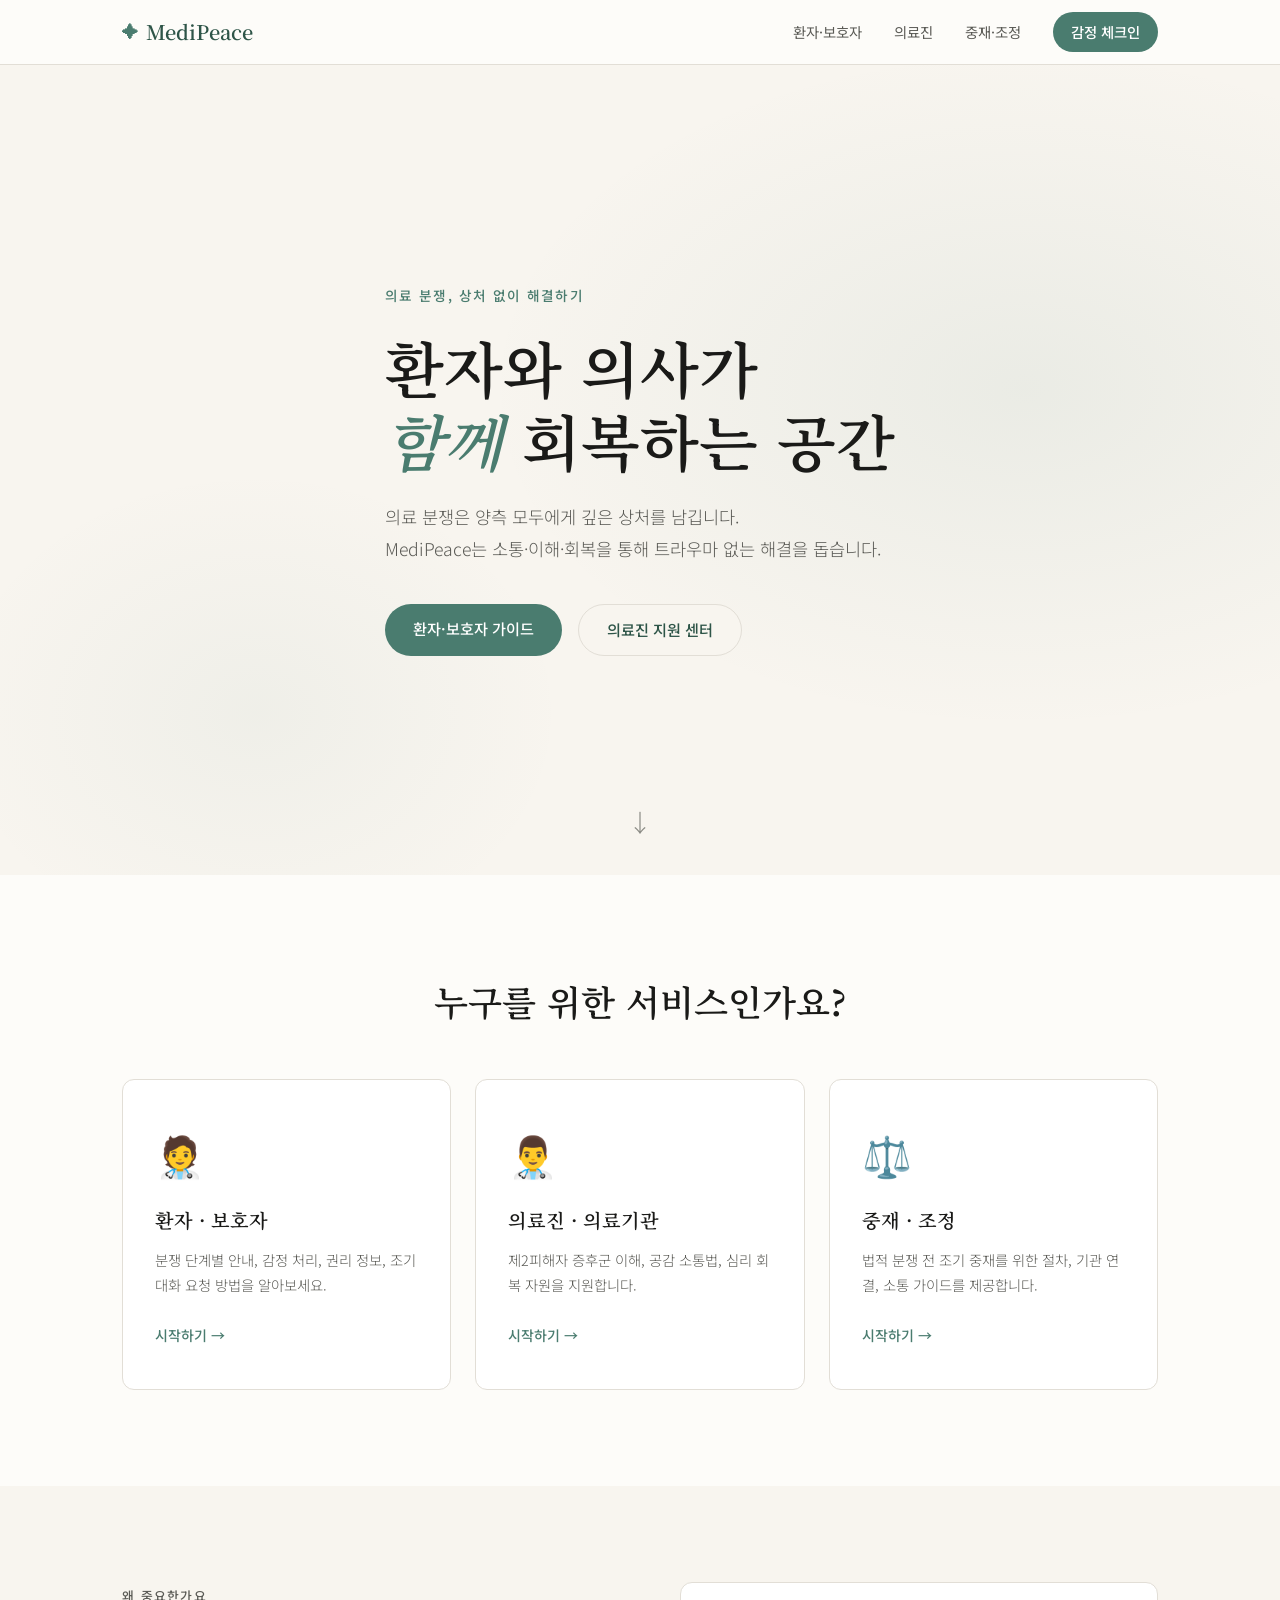
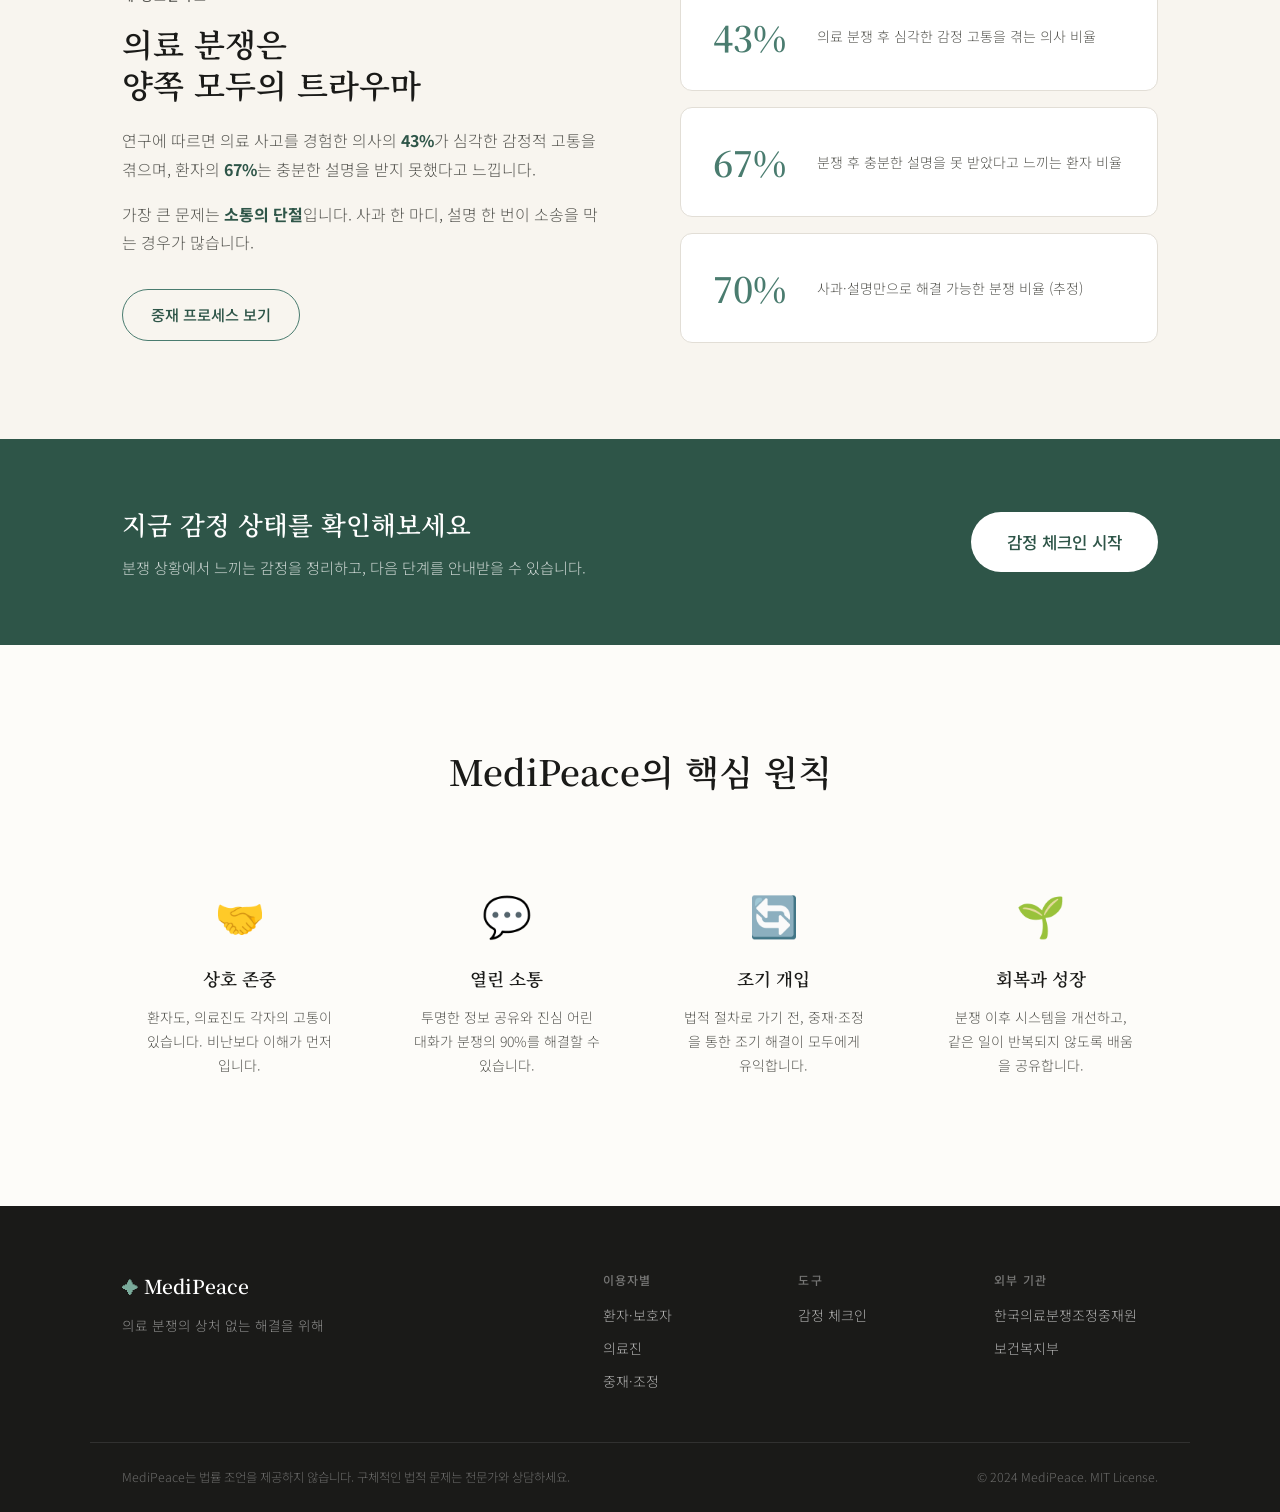
<file: index.html>
<!DOCTYPE html>
<html lang="ko">
<head>
  <meta charset="UTF-8" />
  <meta name="viewport" content="width=device-width, initial-scale=1.0" />
  <title>MediPeace — 의료 분쟁 회복 지원</title>
  <link rel="preconnect" href="https://fonts.googleapis.com" />
  <link rel="preconnect" href="https://fonts.gstatic.com" crossorigin />
  <link href="https://fonts.googleapis.com/css2?family=Noto+Serif+KR:wght@400;600&family=Noto+Sans+KR:wght@300;400;500;700&display=swap" rel="stylesheet" />
  <link rel="stylesheet" href="css/style.css" />
</head>
<body>

  <!-- Nav -->
  <nav class="nav">
    <div class="nav-inner">
      <a href="index.html" class="nav-logo">
        <span class="logo-mark">✦</span> MediPeace
      </a>
      <div class="nav-links">
        <a href="pages/patient.html">환자·보호자</a>
        <a href="pages/provider.html">의료진</a>
        <a href="pages/mediation.html">중재·조정</a>
        <a href="pages/checkin.html" class="btn-nav">감정 체크인</a>
      </div>
      <button class="nav-toggle" id="navToggle" aria-label="메뉴 열기">☰</button>
    </div>
    <div class="nav-mobile" id="navMobile">
      <a href="pages/patient.html">환자·보호자</a>
      <a href="pages/provider.html">의료진</a>
      <a href="pages/mediation.html">중재·조정</a>
      <a href="pages/checkin.html">감정 체크인</a>
    </div>
  </nav>

  <!-- Hero -->
  <header class="hero">
    <div class="hero-bg"></div>
    <div class="container hero-content">
      <p class="hero-eyebrow">의료 분쟁, 상처 없이 해결하기</p>
      <h1 class="hero-title">
        환자와 의사가<br />
        <em>함께</em> 회복하는 공간
      </h1>
      <p class="hero-desc">
        의료 분쟁은 양측 모두에게 깊은 상처를 남깁니다.<br />
        MediPeace는 소통·이해·회복을 통해 트라우마 없는 해결을 돕습니다.
      </p>
      <div class="hero-actions">
        <a href="pages/patient.html" class="btn btn-primary">환자·보호자 가이드</a>
        <a href="pages/provider.html" class="btn btn-secondary">의료진 지원 센터</a>
      </div>
    </div>
    <div class="hero-scroll-hint">↓</div>
  </header>

  <!-- Who is this for -->
  <section class="section section-who">
    <div class="container">
      <h2 class="section-title">누구를 위한 서비스인가요?</h2>
      <div class="card-grid">
        <a href="pages/patient.html" class="who-card who-patient">
          <div class="who-icon">🧑‍⚕️</div>
          <h3>환자 · 보호자</h3>
          <p>분쟁 단계별 안내, 감정 처리, 권리 정보, 조기 대화 요청 방법을 알아보세요.</p>
          <span class="who-link">시작하기 →</span>
        </a>
        <a href="pages/provider.html" class="who-card who-provider">
          <div class="who-icon">👨‍⚕️</div>
          <h3>의료진 · 의료기관</h3>
          <p>제2피해자 증후군 이해, 공감 소통법, 심리 회복 자원을 지원합니다.</p>
          <span class="who-link">시작하기 →</span>
        </a>
        <a href="pages/mediation.html" class="who-card who-mediation">
          <div class="who-icon">⚖️</div>
          <h3>중재 · 조정</h3>
          <p>법적 분쟁 전 조기 중재를 위한 절차, 기관 연결, 소통 가이드를 제공합니다.</p>
          <span class="who-link">시작하기 →</span>
        </a>
      </div>
    </div>
  </section>

  <!-- Key insights -->
  <section class="section section-insights">
    <div class="container">
      <div class="insight-split">
        <div class="insight-text">
          <p class="eyebrow">왜 중요한가요</p>
          <h2>의료 분쟁은<br />양쪽 모두의 트라우마</h2>
          <p>연구에 따르면 의료 사고를 경험한 의사의 <strong>43%</strong>가 심각한 감정적 고통을 겪으며, 환자의 <strong>67%</strong>는 충분한 설명을 받지 못했다고 느낍니다.</p>
          <p>가장 큰 문제는 <strong>소통의 단절</strong>입니다. 사과 한 마디, 설명 한 번이 소송을 막는 경우가 많습니다.</p>
          <a href="pages/mediation.html" class="btn btn-outline">중재 프로세스 보기</a>
        </div>
        <div class="insight-stats">
          <div class="stat-card">
            <div class="stat-num">43%</div>
            <div class="stat-label">의료 분쟁 후 심각한 감정 고통을 겪는 의사 비율</div>
          </div>
          <div class="stat-card">
            <div class="stat-num">67%</div>
            <div class="stat-label">분쟁 후 충분한 설명을 못 받았다고 느끼는 환자 비율</div>
          </div>
          <div class="stat-card">
            <div class="stat-num">70%</div>
            <div class="stat-label">사과·설명만으로 해결 가능한 분쟁 비율 (추정)</div>
          </div>
        </div>
      </div>
    </div>
  </section>

  <!-- Checkin CTA -->
  <section class="section section-cta">
    <div class="container">
      <div class="cta-box">
        <div class="cta-content">
          <h2>지금 감정 상태를 확인해보세요</h2>
          <p>분쟁 상황에서 느끼는 감정을 정리하고, 다음 단계를 안내받을 수 있습니다.</p>
        </div>
        <a href="pages/checkin.html" class="btn btn-primary btn-large">감정 체크인 시작</a>
      </div>
    </div>
  </section>

  <!-- Key principles -->
  <section class="section section-principles">
    <div class="container">
      <h2 class="section-title">MediPeace의 핵심 원칙</h2>
      <div class="principles-grid">
        <div class="principle-item">
          <div class="principle-icon">🤝</div>
          <h3>상호 존중</h3>
          <p>환자도, 의료진도 각자의 고통이 있습니다. 비난보다 이해가 먼저입니다.</p>
        </div>
        <div class="principle-item">
          <div class="principle-icon">💬</div>
          <h3>열린 소통</h3>
          <p>투명한 정보 공유와 진심 어린 대화가 분쟁의 90%를 해결할 수 있습니다.</p>
        </div>
        <div class="principle-item">
          <div class="principle-icon">🔄</div>
          <h3>조기 개입</h3>
          <p>법적 절차로 가기 전, 중재·조정을 통한 조기 해결이 모두에게 유익합니다.</p>
        </div>
        <div class="principle-item">
          <div class="principle-icon">🌱</div>
          <h3>회복과 성장</h3>
          <p>분쟁 이후 시스템을 개선하고, 같은 일이 반복되지 않도록 배움을 공유합니다.</p>
        </div>
      </div>
    </div>
  </section>

  <!-- Footer -->
  <footer class="footer">
    <div class="container footer-inner">
      <div class="footer-brand">
        <span class="logo-mark">✦</span> MediPeace
        <p>의료 분쟁의 상처 없는 해결을 위해</p>
      </div>
      <div class="footer-links">
        <div>
          <strong>이용자별</strong>
          <a href="pages/patient.html">환자·보호자</a>
          <a href="pages/provider.html">의료진</a>
          <a href="pages/mediation.html">중재·조정</a>
        </div>
        <div>
          <strong>도구</strong>
          <a href="pages/checkin.html">감정 체크인</a>
        </div>
        <div>
          <strong>외부 기관</strong>
          <a href="https://www.kmdivs.or.kr" target="_blank" rel="noopener">한국의료분쟁조정중재원</a>
          <a href="https://www.mohw.go.kr" target="_blank" rel="noopener">보건복지부</a>
        </div>
      </div>
    </div>
    <div class="footer-bottom">
      <p>MediPeace는 법률 조언을 제공하지 않습니다. 구체적인 법적 문제는 전문가와 상담하세요.</p>
      <p>© 2024 MediPeace. MIT License.</p>
    </div>
  </footer>

  <script src="js/main.js"></script>
</body>
</html>
</file>
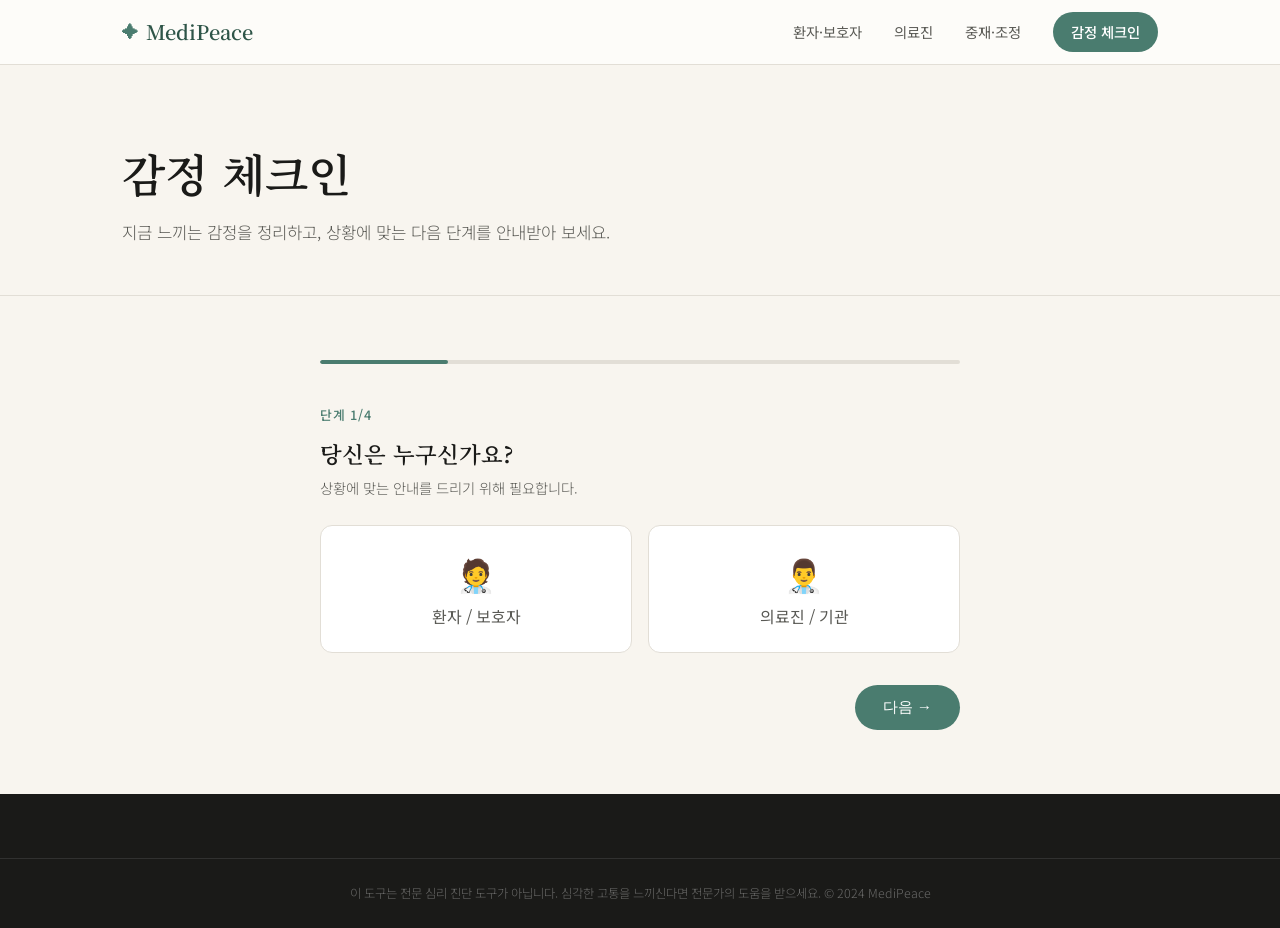
<file: pages/checkin.html>
<!DOCTYPE html>
<html lang="ko">
<head>
  <meta charset="UTF-8" />
  <meta name="viewport" content="width=device-width, initial-scale=1.0" />
  <title>감정 체크인 — MediPeace</title>
  <link rel="preconnect" href="https://fonts.googleapis.com" />
  <link rel="preconnect" href="https://fonts.gstatic.com" crossorigin />
  <link href="https://fonts.googleapis.com/css2?family=Noto+Serif+KR:wght@400;600&family=Noto+Sans+KR:wght@300;400;500;700&display=swap" rel="stylesheet" />
  <link rel="stylesheet" href="../css/style.css" />
  <style>
    .checkin-wrap {
      max-width: 640px;
      margin: 0 auto;
    }

    .role-selector {
      display: grid;
      grid-template-columns: 1fr 1fr;
      gap: 1rem;
      margin-bottom: 2rem;
    }

    .role-btn {
      padding: 1.5rem;
      border: 1.5px solid var(--c-border);
      border-radius: var(--radius);
      background: white;
      cursor: pointer;
      font-family: var(--font-sans);
      font-size: 1rem;
      font-weight: 400;
      color: var(--c-text-muted);
      transition: all 0.2s ease;
      text-align: center;
    }

    .role-btn:hover {
      border-color: var(--c-sage);
      color: var(--c-sage-dark);
    }

    .role-btn.selected {
      border-color: var(--c-sage);
      background: #f0f7f5;
      color: var(--c-sage-dark);
      font-weight: 500;
    }

    .role-btn .role-emoji { font-size: 2rem; display: block; margin-bottom: 0.5rem; }

    .emotions-grid {
      display: grid;
      grid-template-columns: repeat(3, 1fr);
      gap: 0.75rem;
      margin: 1.5rem 0;
    }

    .emotion-btn {
      padding: 0.75rem 0.5rem;
      border: 1.5px solid var(--c-border);
      border-radius: var(--radius-sm);
      background: white;
      cursor: pointer;
      font-family: var(--font-sans);
      font-size: 0.85rem;
      color: var(--c-text-muted);
      transition: all 0.2s ease;
      text-align: center;
    }

    .emotion-btn:hover { border-color: var(--c-sage); color: var(--c-sage-dark); }

    .emotion-btn.selected {
      border-color: var(--c-sage);
      background: #f0f7f5;
      color: var(--c-sage-dark);
      font-weight: 500;
    }

    .emotion-emoji { font-size: 1.5rem; display: block; margin-bottom: 0.25rem; }

    .intensity-row {
      display: flex;
      align-items: center;
      gap: 1rem;
      margin: 1rem 0 1.5rem;
    }

    .intensity-row label { font-size: 0.875rem; color: var(--c-text-muted); min-width: 80px; }
    .intensity-row input[type=range] { flex: 1; }
    .intensity-val { font-weight: 500; font-size: 0.875rem; min-width: 32px; color: var(--c-sage-dark); }

    .step-panel { display: none; }
    .step-panel.active { display: block; }

    .progress-bar {
      height: 4px;
      background: var(--c-border);
      border-radius: 999px;
      margin-bottom: 2.5rem;
      overflow: hidden;
    }

    .progress-fill {
      height: 100%;
      background: var(--c-sage);
      border-radius: 999px;
      transition: width 0.4s ease;
    }

    .result-section {
      background: white;
      border: 1px solid var(--c-border);
      border-radius: var(--radius);
      padding: 2rem;
      margin-bottom: 1.5rem;
    }

    .result-section h3 {
      font-family: var(--font-serif);
      font-size: 1.15rem;
      font-weight: 600;
      margin-bottom: 1rem;
    }

    .result-emotion-tags {
      display: flex;
      flex-wrap: wrap;
      gap: 0.5rem;
      margin-bottom: 1rem;
    }

    .tag {
      display: inline-block;
      padding: 4px 12px;
      border-radius: 999px;
      font-size: 0.8rem;
      font-weight: 500;
    }

    .tag-sage { background: #e8f5f0; color: var(--c-sage-dark); }
    .tag-patient { background: var(--c-patient-bg); color: var(--c-patient); }
    .tag-provider { background: var(--c-provider-bg); color: var(--c-provider); }

    .nav-btns {
      display: flex;
      justify-content: space-between;
      align-items: center;
      margin-top: 2rem;
    }

    .q-label {
      font-size: 0.8rem;
      font-weight: 500;
      letter-spacing: 0.06em;
      text-transform: uppercase;
      color: var(--c-sage);
      margin-bottom: 0.75rem;
    }

    .q-title {
      font-family: var(--font-serif);
      font-size: 1.4rem;
      font-weight: 600;
      margin-bottom: 0.5rem;
      line-height: 1.35;
    }

    .q-sub {
      font-size: 0.9rem;
      color: var(--c-text-muted);
      margin-bottom: 1.5rem;
    }

    .urgency-alert {
      background: #fff4f4;
      border: 1px solid #f5a0a0;
      border-radius: var(--radius-sm);
      padding: 1rem 1.25rem;
      font-size: 0.875rem;
      color: #8b2020;
      margin-bottom: 1rem;
      display: none;
    }
  </style>
</head>
<body>

  <nav class="nav">
    <div class="nav-inner">
      <a href="../index.html" class="nav-logo"><span class="logo-mark">✦</span> MediPeace</a>
      <div class="nav-links">
        <a href="patient.html">환자·보호자</a>
        <a href="provider.html">의료진</a>
        <a href="mediation.html">중재·조정</a>
        <a href="checkin.html" class="btn-nav">감정 체크인</a>
      </div>
      <button class="nav-toggle" id="navToggle">☰</button>
    </div>
    <div class="nav-mobile" id="navMobile">
      <a href="patient.html">환자·보호자</a>
      <a href="provider.html">의료진</a>
      <a href="mediation.html">중재·조정</a>
      <a href="checkin.html">감정 체크인</a>
    </div>
  </nav>

  <div class="page-header">
    <div class="container">
      <h1>감정 체크인</h1>
      <p>지금 느끼는 감정을 정리하고, 상황에 맞는 다음 단계를 안내받아 보세요.</p>
    </div>
  </div>

  <main class="section" style="background: var(--c-cream); padding: 4rem 0;">
    <div class="container">
      <div class="checkin-wrap">

        <!-- Progress bar -->
        <div class="progress-bar">
          <div class="progress-fill" id="progressFill" style="width: 20%;"></div>
        </div>

        <!-- Step 1: Role -->
        <div class="step-panel active" id="step1">
          <p class="q-label">단계 1/4</p>
          <h2 class="q-title">당신은 누구신가요?</h2>
          <p class="q-sub">상황에 맞는 안내를 드리기 위해 필요합니다.</p>
          <div class="role-selector">
            <button class="role-btn" onclick="selectRole('patient')" id="role-patient">
              <span class="role-emoji">🧑‍⚕️</span>
              환자 / 보호자
            </button>
            <button class="role-btn" onclick="selectRole('provider')" id="role-provider">
              <span class="role-emoji">👨‍⚕️</span>
              의료진 / 기관
            </button>
          </div>
          <div class="nav-btns">
            <span></span>
            <button class="btn btn-primary" onclick="goStep(2)" id="step1Next" disabled>다음 →</button>
          </div>
        </div>

        <!-- Step 2: Emotions -->
        <div class="step-panel" id="step2">
          <p class="q-label">단계 2/4</p>
          <h2 class="q-title">지금 어떤 감정을 느끼고 있나요?</h2>
          <p class="q-sub">해당하는 것을 모두 선택하세요.</p>
          <div class="emotions-grid">
            <button class="emotion-btn" onclick="toggleEmotion(this, '분노')"><span class="emotion-emoji">😡</span>분노</button>
            <button class="emotion-btn" onclick="toggleEmotion(this, '슬픔')"><span class="emotion-emoji">😢</span>슬픔</button>
            <button class="emotion-btn" onclick="toggleEmotion(this, '두려움')"><span class="emotion-emoji">😨</span>두려움</button>
            <button class="emotion-btn" onclick="toggleEmotion(this, '억울함')"><span class="emotion-emoji">😤</span>억울함</button>
            <button class="emotion-btn" onclick="toggleEmotion(this, '혼란')"><span class="emotion-emoji">😵</span>혼란</button>
            <button class="emotion-btn" onclick="toggleEmotion(this, '자책')"><span class="emotion-emoji">😔</span>자책</button>
            <button class="emotion-btn" onclick="toggleEmotion(this, '무기력')"><span class="emotion-emoji">😶</span>무기력</button>
            <button class="emotion-btn" onclick="toggleEmotion(this, '배신감')"><span class="emotion-emoji">💔</span>배신감</button>
            <button class="emotion-btn" onclick="toggleEmotion(this, '불안')"><span class="emotion-emoji">😰</span>불안</button>
          </div>
          <div class="nav-btns">
            <button class="btn btn-secondary" onclick="goStep(1)">← 이전</button>
            <button class="btn btn-primary" onclick="goStep(3)">다음 →</button>
          </div>
        </div>

        <!-- Step 3: Intensity -->
        <div class="step-panel" id="step3">
          <p class="q-label">단계 3/4</p>
          <h2 class="q-title">감정의 강도는 얼마나 되나요?</h2>
          <p class="q-sub">각 항목을 슬라이더로 표시해주세요.</p>

          <div style="margin: 1.5rem 0;">
            <p style="font-weight:500; margin-bottom:0.5rem; font-size:0.9rem;">전반적인 고통 수준</p>
            <div class="intensity-row">
              <label>낮음</label>
              <input type="range" min="0" max="10" value="5" id="distress" oninput="document.getElementById('distressVal').textContent=this.value" />
              <span class="intensity-val" id="distressVal">5</span>
              <label>높음</label>
            </div>
          </div>

          <div style="margin: 1.5rem 0;">
            <p style="font-weight:500; margin-bottom:0.5rem; font-size:0.9rem;">일상 기능 방해 정도</p>
            <div class="intensity-row">
              <label>없음</label>
              <input type="range" min="0" max="10" value="5" id="functioning" oninput="document.getElementById('functioningVal').textContent=this.value" />
              <span class="intensity-val" id="functioningVal">5</span>
              <label>심각</label>
            </div>
          </div>

          <div style="margin: 1.5rem 0;">
            <p style="font-weight:500; margin-bottom:0.5rem; font-size:0.9rem;">지지를 받고 있는 정도</p>
            <div class="intensity-row">
              <label>없음</label>
              <input type="range" min="0" max="10" value="3" id="support" oninput="document.getElementById('supportVal').textContent=this.value" />
              <span class="intensity-val" id="supportVal">3</span>
              <label>충분</label>
            </div>
          </div>

          <div id="urgencyAlert" class="urgency-alert">
            ⚠️ <strong>고통 수준이 매우 높게 나타납니다.</strong> 지금 당장 전문적인 도움을 받으시는 것을 권합니다. 정신건강 위기상담 전화: <strong>1577-0199</strong> (24시간)
          </div>

          <div class="nav-btns">
            <button class="btn btn-secondary" onclick="goStep(2)">← 이전</button>
            <button class="btn btn-primary" onclick="goStep(4)">결과 보기 →</button>
          </div>
        </div>

        <!-- Step 4: Results -->
        <div class="step-panel" id="step4">
          <p class="q-label">결과</p>
          <h2 class="q-title">당신을 위한 맞춤 안내</h2>
          <p class="q-sub" id="resultSummary"></p>

          <div id="urgencyAlertResult" class="urgency-alert" style="display:none;">
            ⚠️ <strong>고통 수준이 매우 높게 나타납니다.</strong> 지금 당장 전문적인 도움을 받으시는 것을 권합니다. 정신건강 위기상담: <strong>1577-0199</strong> (24시간)
          </div>

          <div class="result-section">
            <h3>선택한 감정</h3>
            <div class="result-emotion-tags" id="emotionTags"></div>
            <p id="emotionMessage" style="font-size:0.9rem; color:var(--c-text-muted); line-height:1.7;"></p>
          </div>

          <div class="result-section" id="nextStepsSection">
            <h3>추천 다음 단계</h3>
            <ul id="nextStepsList" style="padding-left:1.2em; font-size:0.9rem; color:var(--c-text-muted); line-height:1.8;"></ul>
          </div>

          <div class="result-section" id="resourceSection">
            <h3>바로 가기</h3>
            <div id="resourceLinks" style="display:flex; flex-direction:column; gap:0.75rem;"></div>
          </div>

          <div class="nav-btns" style="margin-top: 1.5rem;">
            <button class="btn btn-secondary" onclick="goStep(1); resetCheckin()">다시 하기</button>
            <button class="btn btn-primary" onclick="window.print()">결과 저장/인쇄</button>
          </div>
        </div>

      </div>
    </div>
  </main>

  <footer class="footer">
    <div class="footer-bottom" style="max-width:100%; justify-content:center; text-align:center;">
      <p>이 도구는 전문 심리 진단 도구가 아닙니다. 심각한 고통을 느끼신다면 전문가의 도움을 받으세요. © 2024 MediPeace</p>
    </div>
  </footer>

  <script src="../js/main.js"></script>
  <script>
    let selectedRole = null;
    let selectedEmotions = [];

    function selectRole(role) {
      selectedRole = role;
      document.querySelectorAll('.role-btn').forEach(b => b.classList.remove('selected'));
      document.getElementById('role-' + role).classList.add('selected');
      document.getElementById('step1Next').disabled = false;
    }

    function toggleEmotion(btn, emotion) {
      btn.classList.toggle('selected');
      if (selectedEmotions.includes(emotion)) {
        selectedEmotions = selectedEmotions.filter(e => e !== emotion);
      } else {
        selectedEmotions.push(emotion);
      }
    }

    function goStep(n) {
      document.querySelectorAll('.step-panel').forEach(p => p.classList.remove('active'));
      document.getElementById('step' + n).classList.add('active');
      document.getElementById('progressFill').style.width = (n * 25) + '%';
      window.scrollTo({ top: 0, behavior: 'smooth' });
      if (n === 4) buildResults();
      if (n === 3) checkUrgency();
    }

    function checkUrgency() {
      const distress = parseInt(document.getElementById('distress').value);
      document.getElementById('urgencyAlert').style.display = distress >= 8 ? 'block' : 'none';
    }

    document.getElementById('distress').addEventListener('input', checkUrgency);

    function buildResults() {
      const distress = parseInt(document.getElementById('distress').value);
      const functioning = parseInt(document.getElementById('functioning').value);
      const support = parseInt(document.getElementById('support').value);

      if (distress >= 8 || functioning >= 8) {
        document.getElementById('urgencyAlertResult').style.display = 'block';
      }

      const summary = selectedRole === 'patient'
        ? `환자/보호자로서 ${selectedEmotions.length > 0 ? selectedEmotions.join(', ') + ' 등의 감정을 느끼고 계시는군요.' : '힘드신 상황을 함께 보겠습니다.'}`
        : `의료진으로서 ${selectedEmotions.length > 0 ? selectedEmotions.join(', ') + ' 등의 감정을 느끼고 계시는군요.' : '어려운 상황을 겪고 계시는군요.'}`;
      document.getElementById('resultSummary').textContent = summary;

      const tagsEl = document.getElementById('emotionTags');
      tagsEl.innerHTML = '';
      selectedEmotions.forEach(e => {
        const tag = document.createElement('span');
        tag.className = 'tag tag-sage';
        tag.textContent = e;
        tagsEl.appendChild(tag);
      });

      const emotionMessages = {
        patient: {
          분노: '분노는 정당한 반응입니다. 하지만 분노 상태에서 내린 결정은 후회로 이어질 수 있습니다. 잠시 시간을 두세요.',
          슬픔: '슬픔을 충분히 느끼는 것이 회복의 첫 단계입니다. 주변에 이야기를 나눌 사람이 있다면 함께하세요.',
          억울함: '억울함이 크다면, 정확한 정보와 설명을 요구할 권리가 있습니다. 의무기록 열람부터 시작해보세요.',
          두려움: '무슨 일이 일어날지 모르는 두려움은 자연스럽습니다. 단계별로 하나씩 대응하면 됩니다.',
          default: '지금 느끼는 감정들은 모두 정상적인 반응입니다. 스스로를 비난하지 마세요.'
        },
        provider: {
          자책: '자책은 양심 있는 의료인의 반응입니다. 하지만 지나친 자책은 회복을 방해합니다. 동료의 도움을 받으세요.',
          분노: '부당한 비난에 대한 분노도 정상입니다. 감정을 억누르지 말고 안전한 공간에서 표현하세요.',
          무기력: '무기력감은 번아웃의 신호일 수 있습니다. 당장 모든 것을 해결하려 하지 않아도 됩니다.',
          default: '의료 사고 후의 고통은 당신만의 약점이 아닙니다. 제2피해자 지원 프로그램을 찾아보세요.'
        }
      };

      const roleMsg = emotionMessages[selectedRole] || emotionMessages.patient;
      let message = '';
      for (const e of selectedEmotions) {
        if (roleMsg[e]) { message = roleMsg[e]; break; }
      }
      if (!message) message = roleMsg.default;
      document.getElementById('emotionMessage').textContent = message;

      const steps = {
        patient: distress >= 7
          ? ['먼저 심리 지원부터 받으세요 — 전문 상담사와 이야기 나누는 것이 우선입니다.', '충분히 안정된 후, 의무기록 사본을 요청해 상황을 정확히 파악하세요.', '혼자 결정하지 마세요 — 신뢰할 수 있는 사람과 함께 다음 단계를 논의하세요.']
          : support <= 3
          ? ['지지자를 먼저 찾으세요 — 혼자 감당하려 하지 마세요.', '의무기록을 확인하고 사실 관계를 파악하세요.', '한국의료분쟁조정중재원에 무료 상담을 요청해보세요.', '당장 법적 조치를 취하기보다 대화로 해결을 시도해보세요.']
          : ['의무기록 사본을 요청해 상황을 파악하세요.', '담당 의료진 또는 기관 환자권리 담당자에게 면담을 요청하세요.', '필요시 한국의료분쟁조정중재원에 조정을 신청하세요.'],
        provider: distress >= 7
          ? ['지금 당장 신뢰할 수 있는 동료에게 연락하세요. 혼자 있지 마세요.', '업무 부담 경감을 상급자에게 요청하세요 — 이것은 약함이 아닙니다.', '전문 심리 상담을 받으세요. 많은 의료기관이 비공개 EAP 프로그램을 운영합니다.']
          : ['동료와 사건을 솔직하게 이야기할 기회를 만드세요.', '기관의 환자안전팀 또는 의무팀과 협력해 대응 방향을 논의하세요.', '환자/보호자에게 진심 어린 유감과 설명을 제공하는 것을 고려해보세요.', '법률 지원이 필요하다면 의사협회 또는 소속 의료기관의 법무팀과 연계하세요.']
      };

      const list = document.getElementById('nextStepsList');
      list.innerHTML = '';
      (steps[selectedRole] || steps.patient).forEach(s => {
        const li = document.createElement('li');
        li.textContent = s;
        list.appendChild(li);
      });

      const links = {
        patient: [
          { text: '📋 환자·보호자 분쟁 가이드 보기', href: 'patient.html' },
          { text: '⚖️ 중재·조정 절차 알아보기', href: 'mediation.html' },
          { text: '📞 의료분쟁조정중재원 (1670-2545)', href: 'https://www.kmdivs.or.kr', external: true },
        ],
        provider: [
          { text: '🫀 제2피해자 지원 센터 보기', href: 'provider.html' },
          { text: '⚖️ 중재·조정 가이드 보기', href: 'mediation.html' },
          { text: '📞 정신건강 위기상담 (1577-0199)', href: 'tel:15770199', external: true },
        ]
      };

      const linksEl = document.getElementById('resourceLinks');
      linksEl.innerHTML = '';
      (links[selectedRole] || links.patient).forEach(l => {
        const a = document.createElement('a');
        a.href = l.href;
        a.textContent = l.text;
        if (l.external) a.target = '_blank';
        a.style.cssText = 'display:block; padding:0.75rem 1rem; border:1px solid var(--c-border); border-radius:var(--radius-sm); font-size:0.875rem; color:var(--c-sage-dark); background:white; transition:background 0.2s;';
        a.onmouseover = () => a.style.background = '#f0f7f5';
        a.onmouseout = () => a.style.background = 'white';
        linksEl.appendChild(a);
      });
    }

    function resetCheckin() {
      selectedRole = null;
      selectedEmotions = [];
      document.querySelectorAll('.role-btn, .emotion-btn').forEach(b => b.classList.remove('selected'));
      document.getElementById('step1Next').disabled = true;
      document.getElementById('urgencyAlertResult').style.display = 'none';
      document.getElementById('distress').value = 5;
      document.getElementById('functioning').value = 5;
      document.getElementById('support').value = 3;
      ['distressVal','functioningVal','supportVal'].forEach((id, i) => {
        document.getElementById(id).textContent = [5,5,3][i];
      });
    }
  </script>
</body>
</html>
</file>
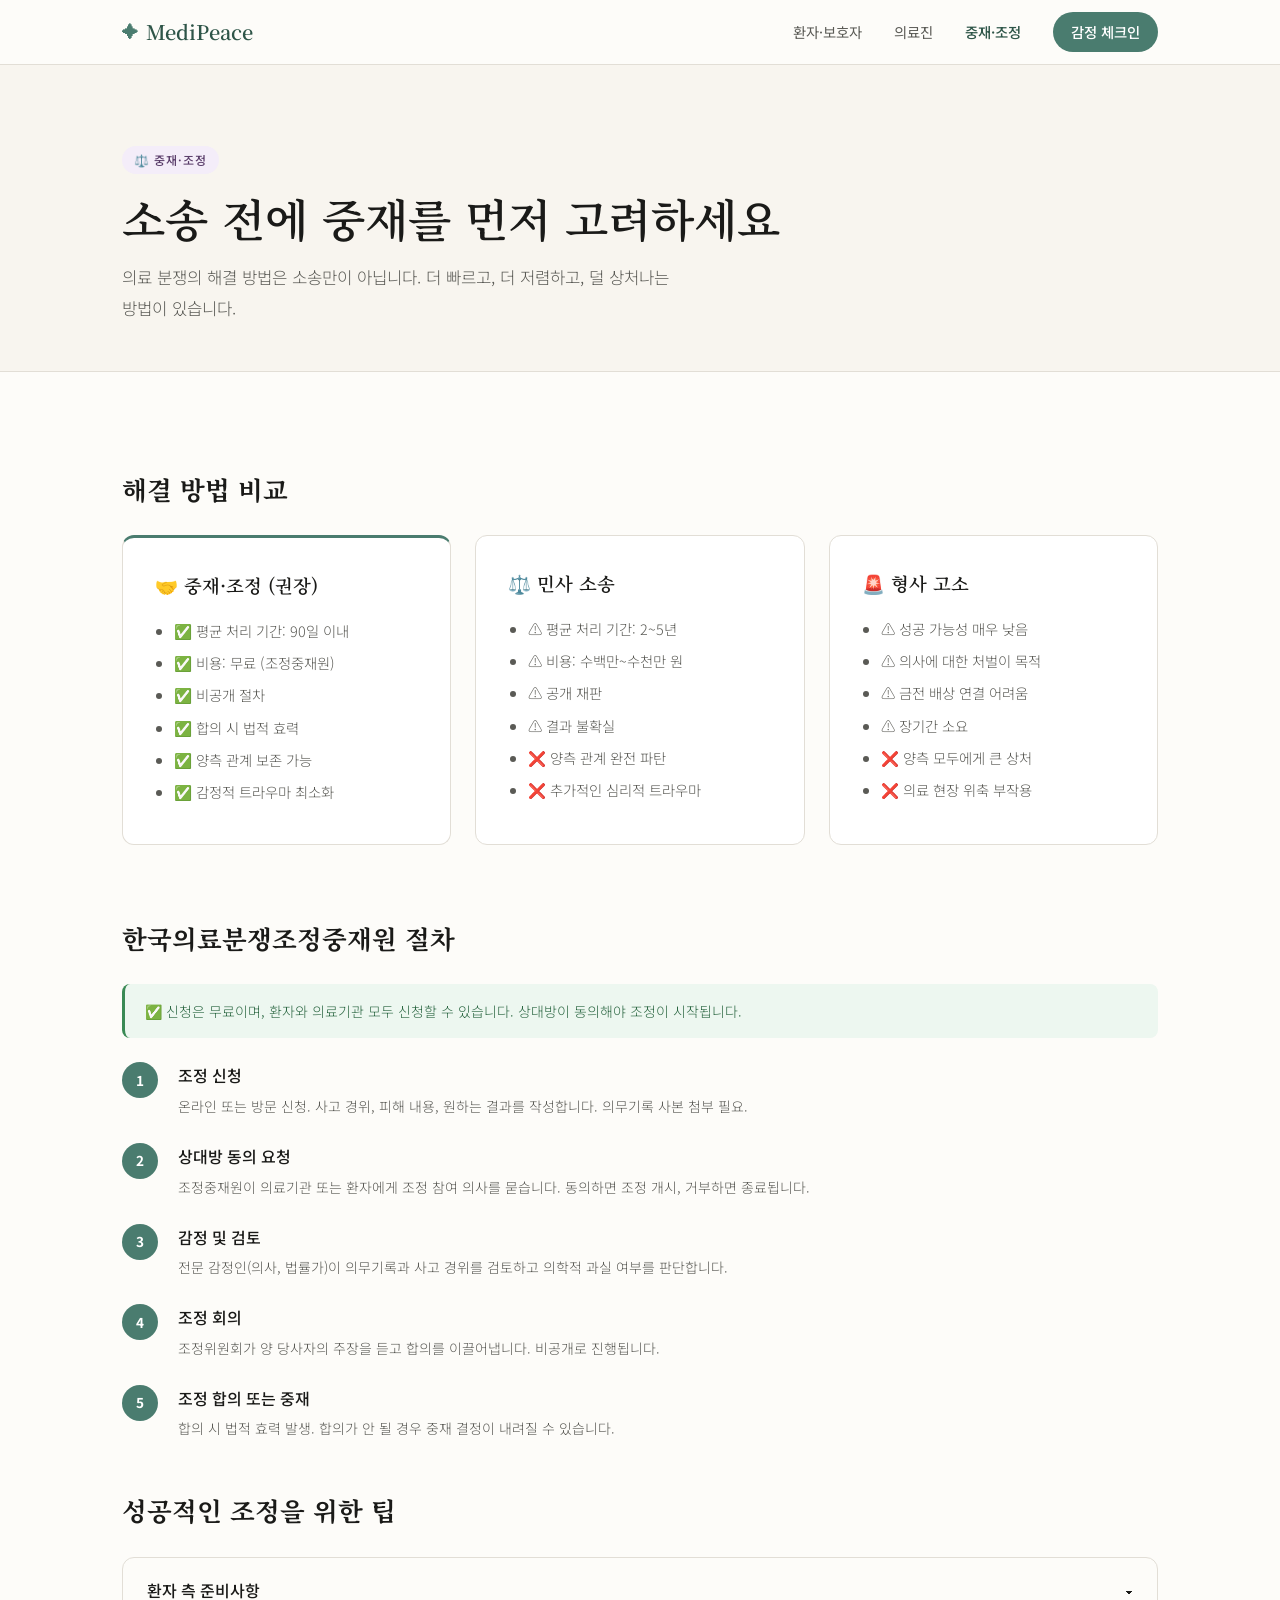
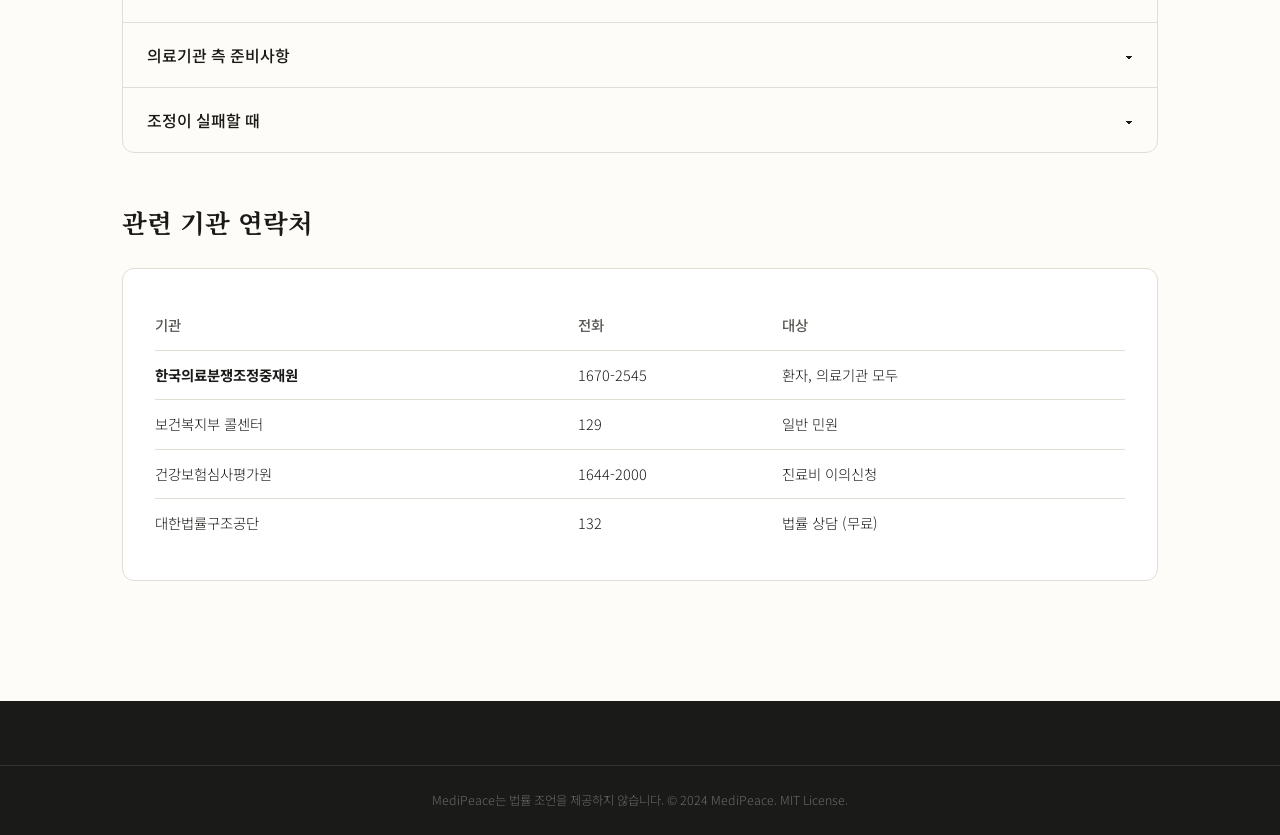
<file: pages/mediation.html>
<!DOCTYPE html>
<html lang="ko">
<head>
  <meta charset="UTF-8" />
  <meta name="viewport" content="width=device-width, initial-scale=1.0" />
  <title>중재·조정 가이드 — MediPeace</title>
  <link rel="preconnect" href="https://fonts.googleapis.com" />
  <link rel="preconnect" href="https://fonts.gstatic.com" crossorigin />
  <link href="https://fonts.googleapis.com/css2?family=Noto+Serif+KR:wght@400;600&family=Noto+Sans+KR:wght@300;400;500;700&display=swap" rel="stylesheet" />
  <link rel="stylesheet" href="../css/style.css" />
</head>
<body>

  <nav class="nav">
    <div class="nav-inner">
      <a href="../index.html" class="nav-logo"><span class="logo-mark">✦</span> MediPeace</a>
      <div class="nav-links">
        <a href="patient.html">환자·보호자</a>
        <a href="provider.html">의료진</a>
        <a href="mediation.html" style="color: var(--c-sage-dark); font-weight:500;">중재·조정</a>
        <a href="checkin.html" class="btn-nav">감정 체크인</a>
      </div>
      <button class="nav-toggle" id="navToggle">☰</button>
    </div>
    <div class="nav-mobile" id="navMobile">
      <a href="patient.html">환자·보호자</a>
      <a href="provider.html">의료진</a>
      <a href="mediation.html">중재·조정</a>
      <a href="checkin.html">감정 체크인</a>
    </div>
  </nav>

  <div class="page-header">
    <div class="container">
      <span class="page-header-badge badge-mediation">⚖️ 중재·조정</span>
      <h1>소송 전에 중재를 먼저 고려하세요</h1>
      <p>의료 분쟁의 해결 방법은 소송만이 아닙니다. 더 빠르고, 더 저렴하고, 덜 상처나는 방법이 있습니다.</p>
    </div>
  </div>

  <main class="section" style="background: var(--c-warm-white);">
    <div class="container">

      <!-- Comparison table intro -->
      <h2 style="font-family: var(--font-serif); font-size: 1.6rem; margin-bottom: 1.5rem;">해결 방법 비교</h2>

      <div class="card-grid" style="margin-bottom: 3rem;">
        <div class="info-card" style="border-top: 3px solid var(--c-sage);">
          <h3>🤝 중재·조정 (권장)</h3>
          <ul>
            <li>✅ 평균 처리 기간: 90일 이내</li>
            <li>✅ 비용: 무료 (조정중재원)</li>
            <li>✅ 비공개 절차</li>
            <li>✅ 합의 시 법적 효력</li>
            <li>✅ 양측 관계 보존 가능</li>
            <li>✅ 감정적 트라우마 최소화</li>
          </ul>
        </div>
        <div class="info-card">
          <h3>⚖️ 민사 소송</h3>
          <ul>
            <li>⚠️ 평균 처리 기간: 2~5년</li>
            <li>⚠️ 비용: 수백만~수천만 원</li>
            <li>⚠️ 공개 재판</li>
            <li>⚠️ 결과 불확실</li>
            <li>❌ 양측 관계 완전 파탄</li>
            <li>❌ 추가적인 심리적 트라우마</li>
          </ul>
        </div>
        <div class="info-card">
          <h3>🚨 형사 고소</h3>
          <ul>
            <li>⚠️ 성공 가능성 매우 낮음</li>
            <li>⚠️ 의사에 대한 처벌이 목적</li>
            <li>⚠️ 금전 배상 연결 어려움</li>
            <li>⚠️ 장기간 소요</li>
            <li>❌ 양측 모두에게 큰 상처</li>
            <li>❌ 의료 현장 위축 부작용</li>
          </ul>
        </div>
      </div>

      <!-- KMDIVS process -->
      <h2 style="font-family: var(--font-serif); font-size: 1.6rem; margin-bottom: 1.5rem;">한국의료분쟁조정중재원 절차</h2>

      <div class="alert alert-success" style="margin-bottom:1.5rem;">
        ✅ 신청은 무료이며, 환자와 의료기관 모두 신청할 수 있습니다. 상대방이 동의해야 조정이 시작됩니다.
      </div>

      <ul class="steps" style="margin-bottom: 3rem;">
        <li class="step">
          <div class="step-num">1</div>
          <div class="step-content">
            <h4>조정 신청</h4>
            <p>온라인 또는 방문 신청. 사고 경위, 피해 내용, 원하는 결과를 작성합니다. 의무기록 사본 첨부 필요.</p>
          </div>
        </li>
        <li class="step">
          <div class="step-num">2</div>
          <div class="step-content">
            <h4>상대방 동의 요청</h4>
            <p>조정중재원이 의료기관 또는 환자에게 조정 참여 의사를 묻습니다. 동의하면 조정 개시, 거부하면 종료됩니다.</p>
          </div>
        </li>
        <li class="step">
          <div class="step-num">3</div>
          <div class="step-content">
            <h4>감정 및 검토</h4>
            <p>전문 감정인(의사, 법률가)이 의무기록과 사고 경위를 검토하고 의학적 과실 여부를 판단합니다.</p>
          </div>
        </li>
        <li class="step">
          <div class="step-num">4</div>
          <div class="step-content">
            <h4>조정 회의</h4>
            <p>조정위원회가 양 당사자의 주장을 듣고 합의를 이끌어냅니다. 비공개로 진행됩니다.</p>
          </div>
        </li>
        <li class="step">
          <div class="step-num">5</div>
          <div class="step-content">
            <h4>조정 합의 또는 중재</h4>
            <p>합의 시 법적 효력 발생. 합의가 안 될 경우 중재 결정이 내려질 수 있습니다.</p>
          </div>
        </li>
      </ul>

      <!-- Tips for negotiation -->
      <h2 style="font-family: var(--font-serif); font-size: 1.6rem; margin-bottom: 1.5rem;">성공적인 조정을 위한 팁</h2>

      <div class="accordion" style="margin-bottom: 3rem;">
        <div class="accordion-item">
          <button class="accordion-trigger">환자 측 준비사항 <em class="icon">▾</em></button>
          <div class="accordion-body">
            <ul>
              <li>원하는 결과를 구체적으로 정리하세요 (사과, 설명, 손해배상 등)</li>
              <li>감정적 호소보다 사실 관계를 명확히 정리하세요</li>
              <li>의무기록, 진단서, 비용 영수증 등 증거를 준비하세요</li>
              <li>너무 높거나 비현실적인 금액 요구는 협상을 어렵게 합니다</li>
              <li>전문 상담사나 환자 권리 단체의 도움을 받으세요</li>
            </ul>
          </div>
        </div>
        <div class="accordion-item">
          <button class="accordion-trigger">의료기관 측 준비사항 <em class="icon">▾</em></button>
          <div class="accordion-body">
            <ul>
              <li>방어적 태도보다 성실한 참여가 결과적으로 더 유리합니다</li>
              <li>진심 어린 유감 표현이 합의를 더 쉽게 만들 수 있습니다</li>
              <li>임상 전문가와 법률 전문가를 모두 참여시키세요</li>
              <li>내부 사고 검토를 먼저 충분히 하세요</li>
              <li>조정 중 발언은 법원에서 사용될 수 있음을 인지하세요</li>
            </ul>
          </div>
        </div>
        <div class="accordion-item">
          <button class="accordion-trigger">조정이 실패할 때 <em class="icon">▾</em></button>
          <div class="accordion-body">
            <p>조정이 성립하지 않아도 실망하지 마세요. 여전히 선택지가 있습니다.</p>
            <ul>
              <li>당사자 간 자체 협상을 다시 시도할 수 있습니다</li>
              <li>중재 결정을 요청할 수 있습니다 (양측 합의 필요)</li>
              <li>민사 소송을 진행할 수 있습니다</li>
              <li>조정 과정에서 수집된 정보가 소송에도 도움이 됩니다</li>
            </ul>
          </div>
        </div>
      </div>

      <!-- Contact resources -->
      <h2 style="font-family: var(--font-serif); font-size: 1.6rem; margin-bottom: 1.5rem;">관련 기관 연락처</h2>
      <div class="info-card">
        <table style="width:100%; border-collapse: collapse; font-size: 0.9rem;">
          <thead>
            <tr style="border-bottom: 1px solid var(--c-border);">
              <th style="text-align:left; padding: 0.75rem 0; color: var(--c-text-muted); font-weight: 500;">기관</th>
              <th style="text-align:left; padding: 0.75rem 0; color: var(--c-text-muted); font-weight: 500;">전화</th>
              <th style="text-align:left; padding: 0.75rem 0; color: var(--c-text-muted); font-weight: 500;">대상</th>
            </tr>
          </thead>
          <tbody>
            <tr style="border-bottom: 1px solid var(--c-border);">
              <td style="padding: 0.75rem 0;"><strong>한국의료분쟁조정중재원</strong></td>
              <td style="padding: 0.75rem 0;">1670-2545</td>
              <td style="padding: 0.75rem 0;">환자, 의료기관 모두</td>
            </tr>
            <tr style="border-bottom: 1px solid var(--c-border);">
              <td style="padding: 0.75rem 0;">보건복지부 콜센터</td>
              <td style="padding: 0.75rem 0;">129</td>
              <td style="padding: 0.75rem 0;">일반 민원</td>
            </tr>
            <tr style="border-bottom: 1px solid var(--c-border);">
              <td style="padding: 0.75rem 0;">건강보험심사평가원</td>
              <td style="padding: 0.75rem 0;">1644-2000</td>
              <td style="padding: 0.75rem 0;">진료비 이의신청</td>
            </tr>
            <tr>
              <td style="padding: 0.75rem 0;">대한법률구조공단</td>
              <td style="padding: 0.75rem 0;">132</td>
              <td style="padding: 0.75rem 0;">법률 상담 (무료)</td>
            </tr>
          </tbody>
        </table>
      </div>

    </div>
  </main>

  <footer class="footer">
    <div class="footer-bottom" style="max-width:100%; justify-content:center; text-align:center;">
      <p>MediPeace는 법률 조언을 제공하지 않습니다. © 2024 MediPeace. MIT License.</p>
    </div>
  </footer>

  <script src="../js/main.js"></script>
</body>
</html>
</file>
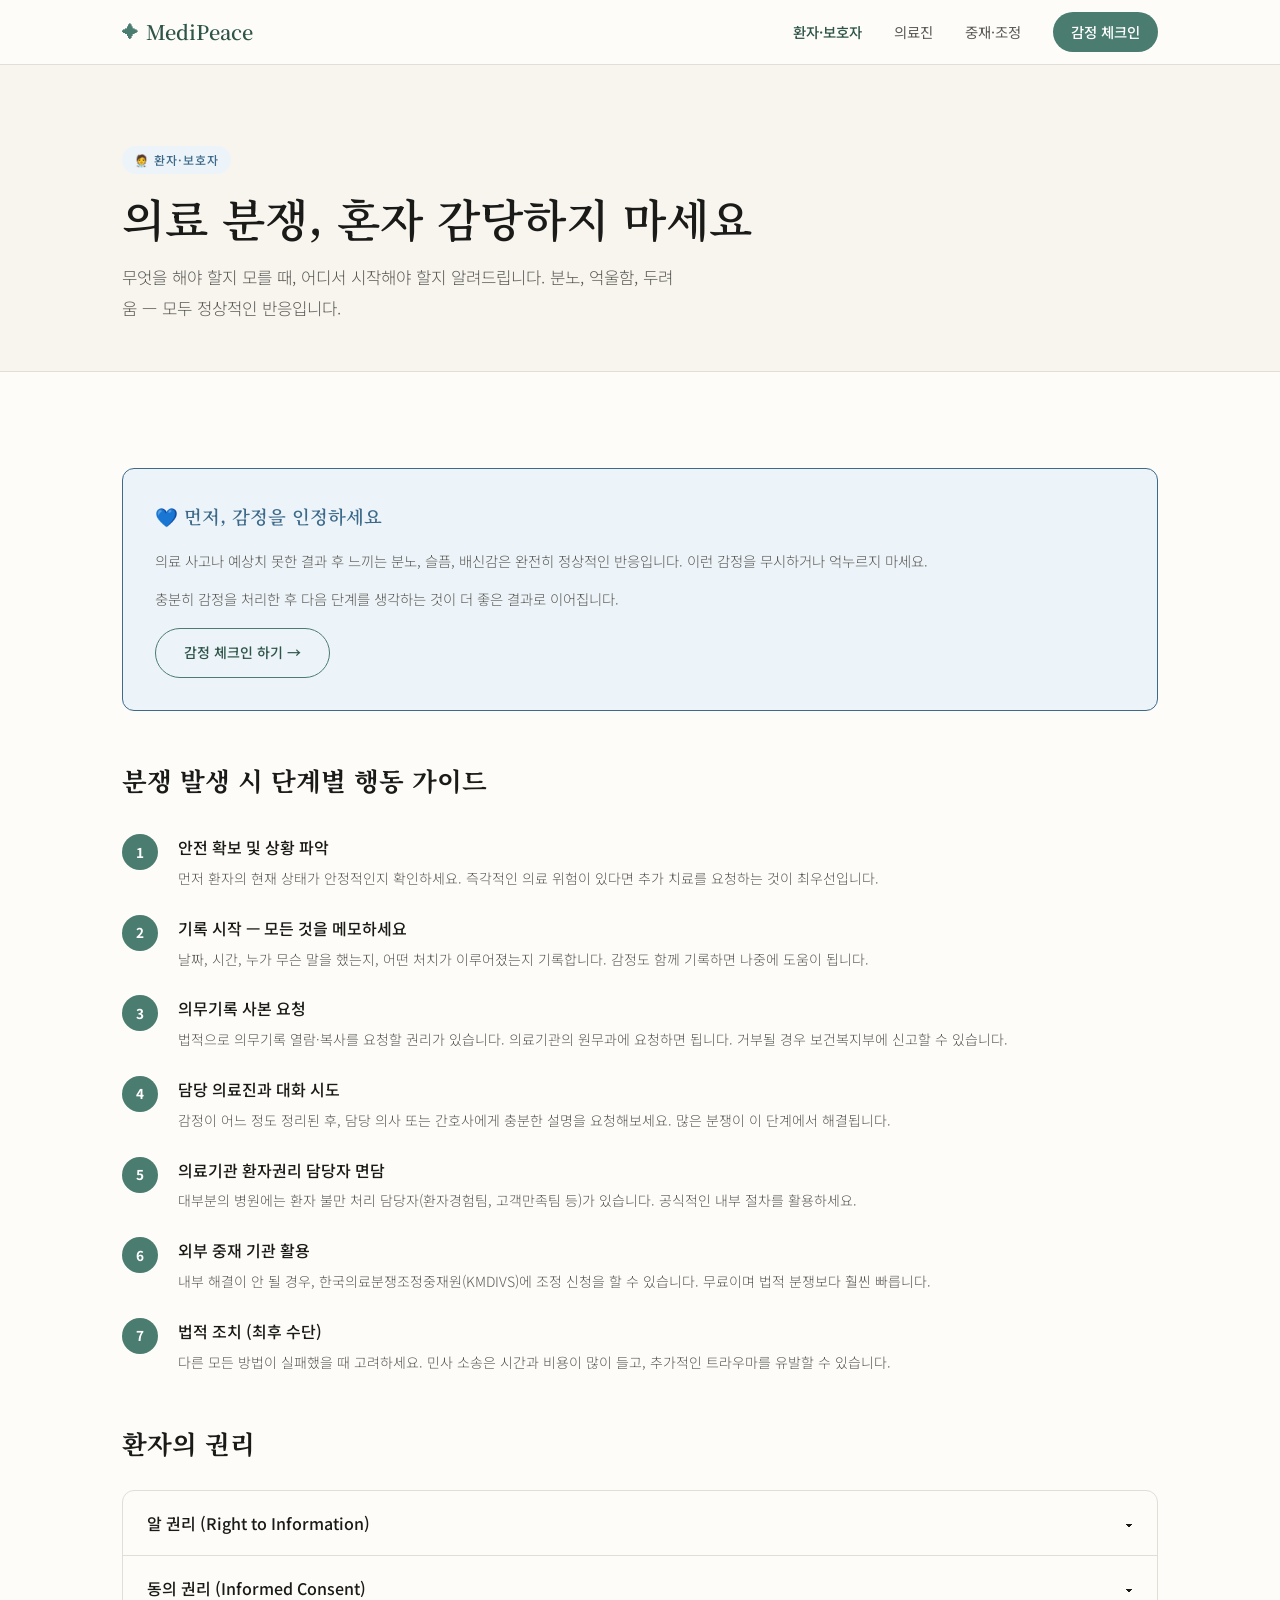
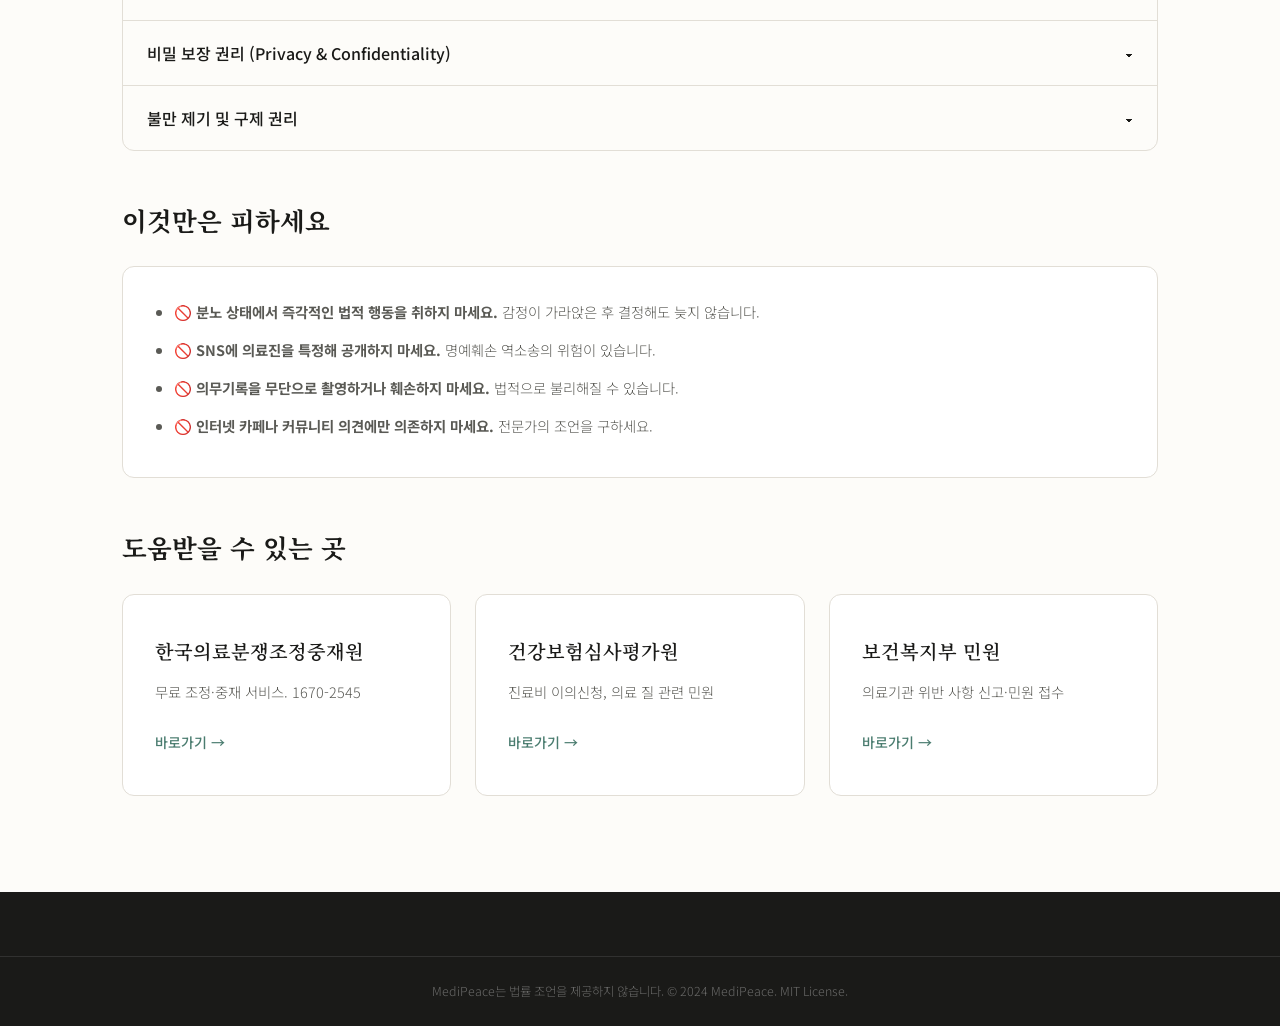
<file: pages/patient.html>
<!DOCTYPE html>
<html lang="ko">
<head>
  <meta charset="UTF-8" />
  <meta name="viewport" content="width=device-width, initial-scale=1.0" />
  <title>환자·보호자 가이드 — MediPeace</title>
  <link rel="preconnect" href="https://fonts.googleapis.com" />
  <link rel="preconnect" href="https://fonts.gstatic.com" crossorigin />
  <link href="https://fonts.googleapis.com/css2?family=Noto+Serif+KR:wght@400;600&family=Noto+Sans+KR:wght@300;400;500;700&display=swap" rel="stylesheet" />
  <link rel="stylesheet" href="../css/style.css" />
</head>
<body>

  <nav class="nav">
    <div class="nav-inner">
      <a href="../index.html" class="nav-logo"><span class="logo-mark">✦</span> MediPeace</a>
      <div class="nav-links">
        <a href="patient.html" style="color: var(--c-sage-dark); font-weight:500;">환자·보호자</a>
        <a href="provider.html">의료진</a>
        <a href="mediation.html">중재·조정</a>
        <a href="checkin.html" class="btn-nav">감정 체크인</a>
      </div>
      <button class="nav-toggle" id="navToggle" aria-label="메뉴 열기">☰</button>
    </div>
    <div class="nav-mobile" id="navMobile">
      <a href="patient.html">환자·보호자</a>
      <a href="provider.html">의료진</a>
      <a href="mediation.html">중재·조정</a>
      <a href="checkin.html">감정 체크인</a>
    </div>
  </nav>

  <div class="page-header">
    <div class="container">
      <span class="page-header-badge badge-patient">🧑‍⚕️ 환자·보호자</span>
      <h1>의료 분쟁, 혼자 감당하지 마세요</h1>
      <p>무엇을 해야 할지 모를 때, 어디서 시작해야 할지 알려드립니다. 분노, 억울함, 두려움 — 모두 정상적인 반응입니다.</p>
    </div>
  </div>

  <main class="section" style="background: var(--c-warm-white);">
    <div class="container">

      <!-- Emotional validation first -->
      <div class="info-card" style="background: var(--c-patient-bg); border-color: var(--c-patient);">
        <h3 style="color: var(--c-patient);">💙 먼저, 감정을 인정하세요</h3>
        <p>의료 사고나 예상치 못한 결과 후 느끼는 분노, 슬픔, 배신감은 완전히 정상적인 반응입니다. 이런 감정을 무시하거나 억누르지 마세요.</p>
        <p style="margin-top:0.75rem;">충분히 감정을 처리한 후 다음 단계를 생각하는 것이 더 좋은 결과로 이어집니다.</p>
        <a href="checkin.html" class="btn btn-outline" style="margin-top:1rem; font-size:0.875rem;">감정 체크인 하기 →</a>
      </div>

      <!-- Step by step guide -->
      <h2 style="font-family: var(--font-serif); font-size: 1.6rem; margin-bottom: 2rem; margin-top: 3rem;">분쟁 발생 시 단계별 행동 가이드</h2>

      <ul class="steps" style="margin-bottom: 3rem;">
        <li class="step">
          <div class="step-num">1</div>
          <div class="step-content">
            <h4>안전 확보 및 상황 파악</h4>
            <p>먼저 환자의 현재 상태가 안정적인지 확인하세요. 즉각적인 의료 위험이 있다면 추가 치료를 요청하는 것이 최우선입니다.</p>
          </div>
        </li>
        <li class="step">
          <div class="step-num">2</div>
          <div class="step-content">
            <h4>기록 시작 — 모든 것을 메모하세요</h4>
            <p>날짜, 시간, 누가 무슨 말을 했는지, 어떤 처치가 이루어졌는지 기록합니다. 감정도 함께 기록하면 나중에 도움이 됩니다.</p>
          </div>
        </li>
        <li class="step">
          <div class="step-num">3</div>
          <div class="step-content">
            <h4>의무기록 사본 요청</h4>
            <p>법적으로 의무기록 열람·복사를 요청할 권리가 있습니다. 의료기관의 원무과에 요청하면 됩니다. 거부될 경우 보건복지부에 신고할 수 있습니다.</p>
          </div>
        </li>
        <li class="step">
          <div class="step-num">4</div>
          <div class="step-content">
            <h4>담당 의료진과 대화 시도</h4>
            <p>감정이 어느 정도 정리된 후, 담당 의사 또는 간호사에게 충분한 설명을 요청해보세요. 많은 분쟁이 이 단계에서 해결됩니다.</p>
          </div>
        </li>
        <li class="step">
          <div class="step-num">5</div>
          <div class="step-content">
            <h4>의료기관 환자권리 담당자 면담</h4>
            <p>대부분의 병원에는 환자 불만 처리 담당자(환자경험팀, 고객만족팀 등)가 있습니다. 공식적인 내부 절차를 활용하세요.</p>
          </div>
        </li>
        <li class="step">
          <div class="step-num">6</div>
          <div class="step-content">
            <h4>외부 중재 기관 활용</h4>
            <p>내부 해결이 안 될 경우, 한국의료분쟁조정중재원(KMDIVS)에 조정 신청을 할 수 있습니다. 무료이며 법적 분쟁보다 훨씬 빠릅니다.</p>
          </div>
        </li>
        <li class="step">
          <div class="step-num">7</div>
          <div class="step-content">
            <h4>법적 조치 (최후 수단)</h4>
            <p>다른 모든 방법이 실패했을 때 고려하세요. 민사 소송은 시간과 비용이 많이 들고, 추가적인 트라우마를 유발할 수 있습니다.</p>
          </div>
        </li>
      </ul>

      <!-- Your rights -->
      <h2 style="font-family: var(--font-serif); font-size: 1.6rem; margin-bottom: 1.5rem;">환자의 권리</h2>

      <div class="accordion" style="margin-bottom: 3rem;">
        <div class="accordion-item">
          <button class="accordion-trigger">알 권리 (Right to Information) <em class="icon">▾</em></button>
          <div class="accordion-body">
            <p>의료기관은 환자에게 진단명, 치료 방법, 예상 결과, 부작용 등에 대해 충분히 설명할 의무가 있습니다.</p>
            <ul>
              <li>진료 전 충분한 설명 요청 권리</li>
              <li>이해할 수 있는 언어로 설명받을 권리</li>
              <li>의무기록 열람 및 복사 요청 권리</li>
            </ul>
          </div>
        </div>
        <div class="accordion-item">
          <button class="accordion-trigger">동의 권리 (Informed Consent) <em class="icon">▾</em></button>
          <div class="accordion-body">
            <p>충분한 정보를 제공받은 후 치료에 동의하거나 거부할 권리가 있습니다.</p>
            <ul>
              <li>모든 의료 행위는 사전 동의 필요</li>
              <li>동의 철회 권리</li>
              <li>응급 상황 제외 시 강제 치료 금지</li>
            </ul>
          </div>
        </div>
        <div class="accordion-item">
          <button class="accordion-trigger">비밀 보장 권리 (Privacy & Confidentiality) <em class="icon">▾</em></button>
          <div class="accordion-body">
            <p>환자의 의료 정보는 법적으로 보호받습니다.</p>
            <ul>
              <li>개인정보 제3자 제공 시 동의 필요</li>
              <li>의료 기록 무단 공개 금지</li>
              <li>CCTV 등 영상 기록 관련 권리</li>
            </ul>
          </div>
        </div>
        <div class="accordion-item">
          <button class="accordion-trigger">불만 제기 및 구제 권리 <em class="icon">▾</em></button>
          <div class="accordion-body">
            <p>의료 서비스에 불만이 있을 때 이의를 제기할 권리가 있습니다.</p>
            <ul>
              <li>의료기관 내 환자 불만 처리 절차 이용 권리</li>
              <li>보건복지부, 건강보험심사평가원에 신고 권리</li>
              <li>한국의료분쟁조정중재원 조정 신청 권리</li>
            </ul>
          </div>
        </div>
      </div>

      <!-- What NOT to do -->
      <h2 style="font-family: var(--font-serif); font-size: 1.6rem; margin-bottom: 1.5rem;">이것만은 피하세요</h2>

      <div class="info-card">
        <ul>
          <li>🚫 <strong>분노 상태에서 즉각적인 법적 행동을 취하지 마세요.</strong> 감정이 가라앉은 후 결정해도 늦지 않습니다.</li>
          <li style="margin-top:0.75rem;">🚫 <strong>SNS에 의료진을 특정해 공개하지 마세요.</strong> 명예훼손 역소송의 위험이 있습니다.</li>
          <li style="margin-top:0.75rem;">🚫 <strong>의무기록을 무단으로 촬영하거나 훼손하지 마세요.</strong> 법적으로 불리해질 수 있습니다.</li>
          <li style="margin-top:0.75rem;">🚫 <strong>인터넷 카페나 커뮤니티 의견에만 의존하지 마세요.</strong> 전문가의 조언을 구하세요.</li>
        </ul>
      </div>

      <!-- External resources -->
      <h2 style="font-family: var(--font-serif); font-size: 1.6rem; margin-bottom: 1.5rem; margin-top: 3rem;">도움받을 수 있는 곳</h2>

      <div class="card-grid">
        <a href="https://www.kmdivs.or.kr" target="_blank" rel="noopener" class="who-card who-patient">
          <h3>한국의료분쟁조정중재원</h3>
          <p>무료 조정·중재 서비스. 1670-2545</p>
          <span class="who-link">바로가기 →</span>
        </a>
        <a href="https://www.hira.or.kr" target="_blank" rel="noopener" class="who-card who-patient">
          <h3>건강보험심사평가원</h3>
          <p>진료비 이의신청, 의료 질 관련 민원</p>
          <span class="who-link">바로가기 →</span>
        </a>
        <a href="https://www.mohw.go.kr" target="_blank" rel="noopener" class="who-card who-patient">
          <h3>보건복지부 민원</h3>
          <p>의료기관 위반 사항 신고·민원 접수</p>
          <span class="who-link">바로가기 →</span>
        </a>
      </div>

    </div>
  </main>

  <footer class="footer">
    <div class="footer-bottom" style="max-width:100%; justify-content:center; text-align:center;">
      <p>MediPeace는 법률 조언을 제공하지 않습니다. © 2024 MediPeace. MIT License.</p>
    </div>
  </footer>

  <script src="../js/main.js"></script>
</body>
</html>
</file>
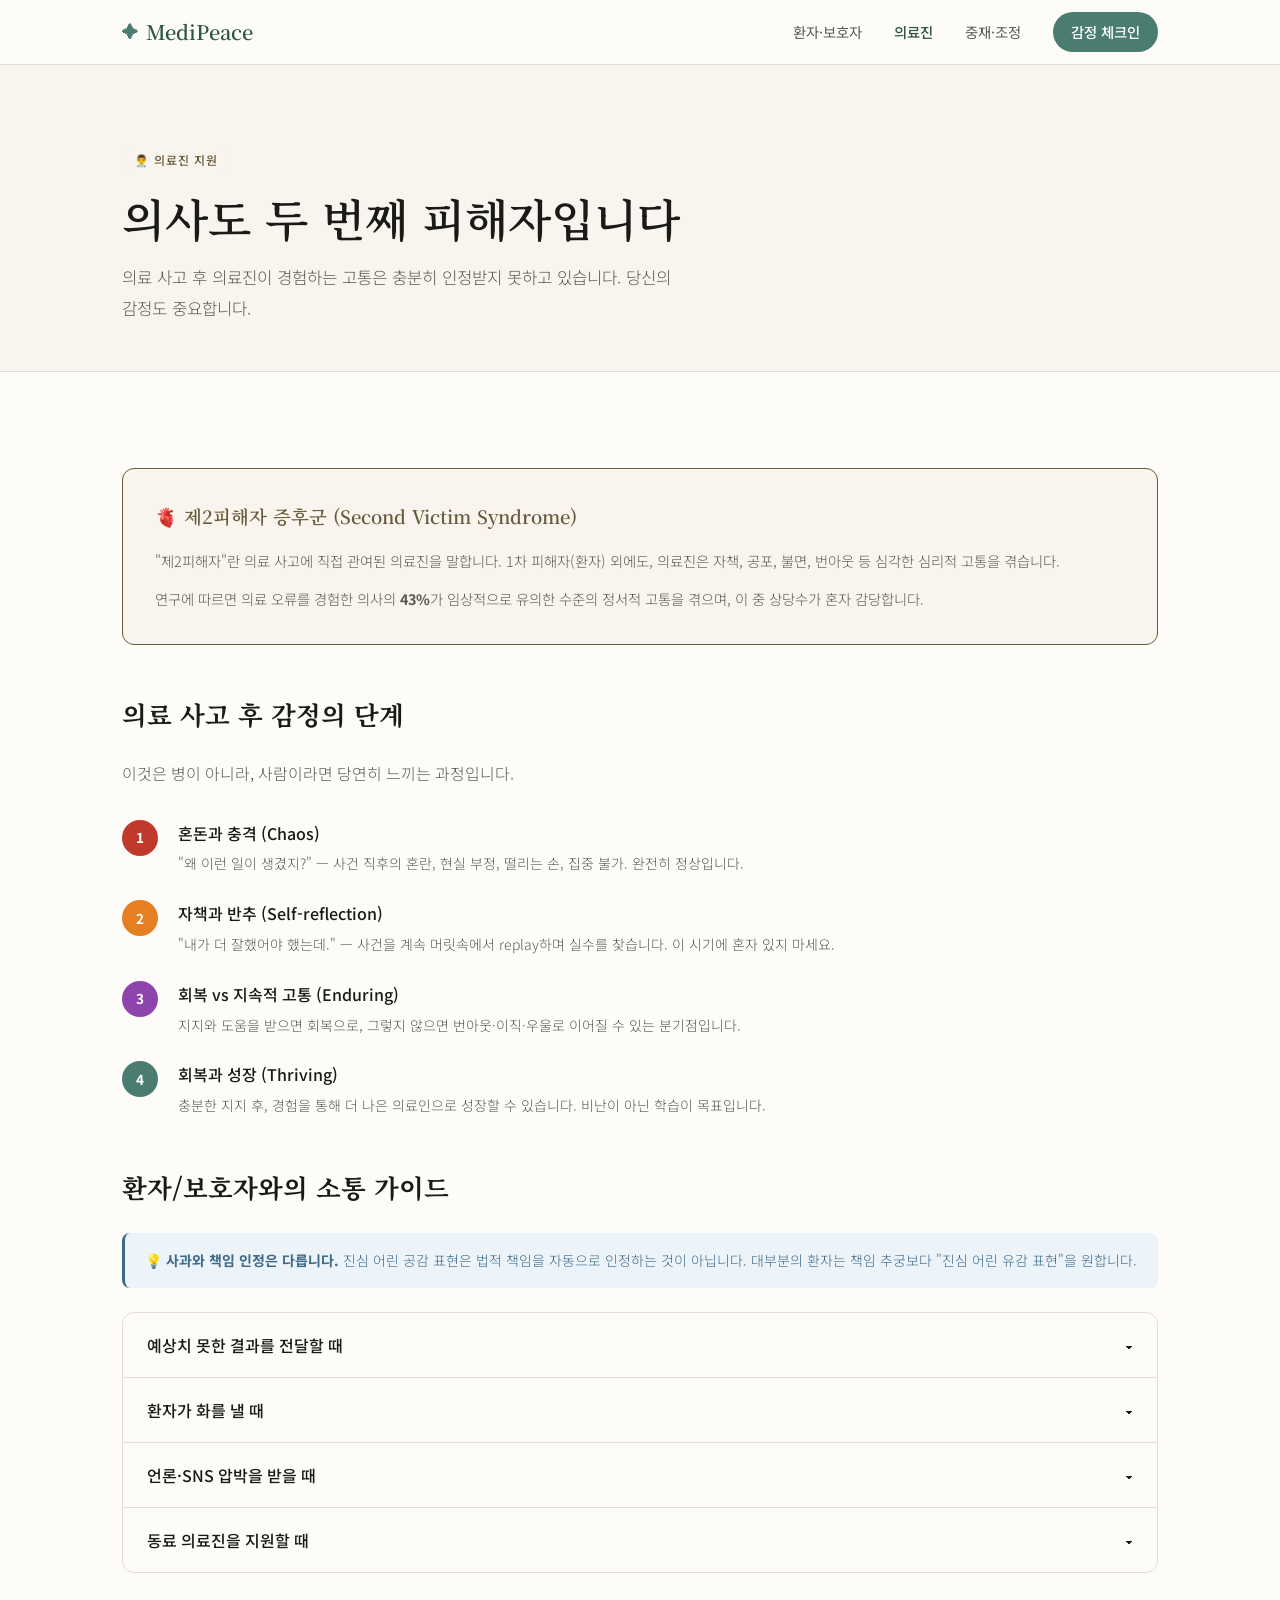
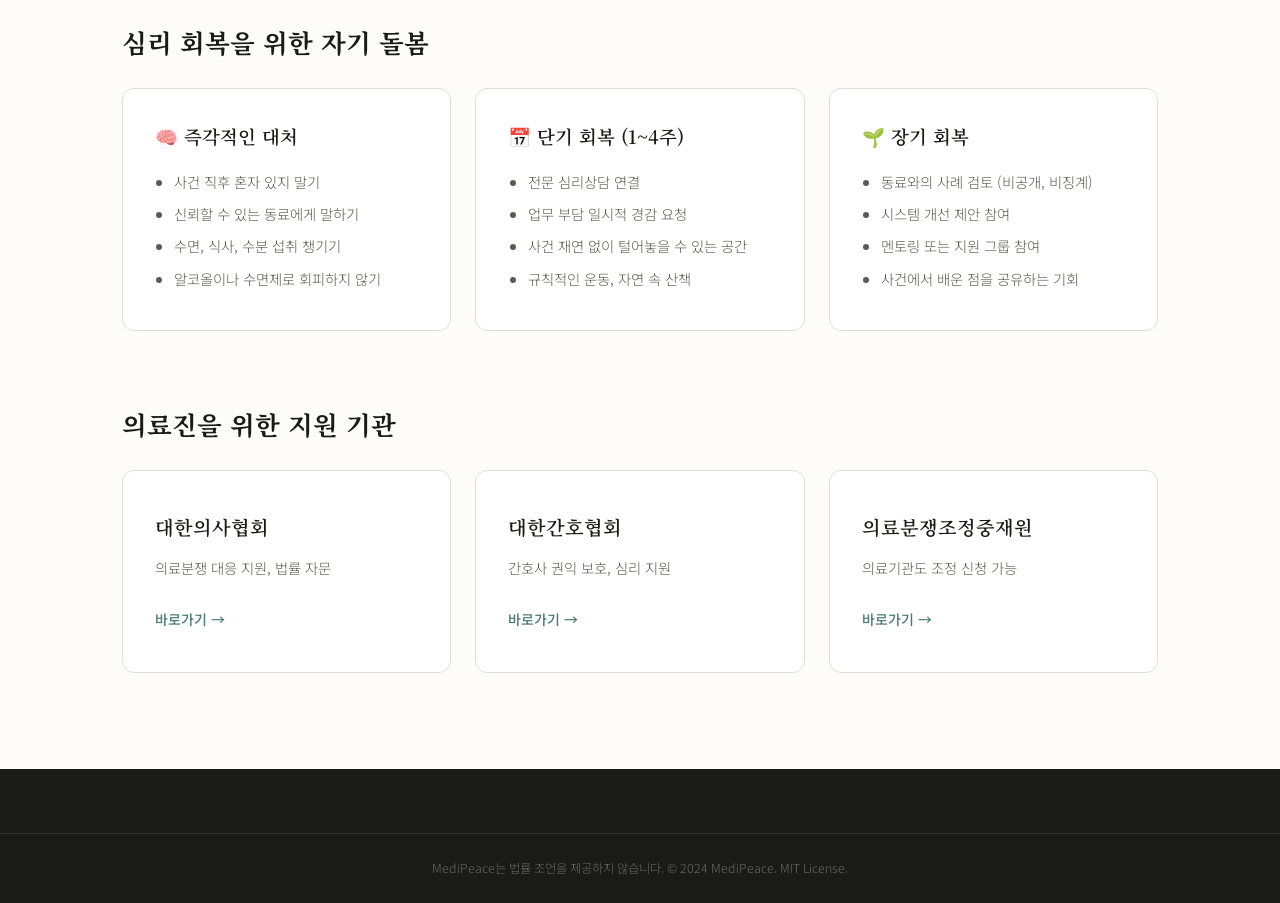
<file: pages/provider.html>
<!DOCTYPE html>
<html lang="ko">
<head>
  <meta charset="UTF-8" />
  <meta name="viewport" content="width=device-width, initial-scale=1.0" />
  <title>의료진 지원 — MediPeace</title>
  <link rel="preconnect" href="https://fonts.googleapis.com" />
  <link rel="preconnect" href="https://fonts.gstatic.com" crossorigin />
  <link href="https://fonts.googleapis.com/css2?family=Noto+Serif+KR:wght@400;600&family=Noto+Sans+KR:wght@300;400;500;700&display=swap" rel="stylesheet" />
  <link rel="stylesheet" href="../css/style.css" />
</head>
<body>

  <nav class="nav">
    <div class="nav-inner">
      <a href="../index.html" class="nav-logo"><span class="logo-mark">✦</span> MediPeace</a>
      <div class="nav-links">
        <a href="patient.html">환자·보호자</a>
        <a href="provider.html" style="color: var(--c-sage-dark); font-weight:500;">의료진</a>
        <a href="mediation.html">중재·조정</a>
        <a href="checkin.html" class="btn-nav">감정 체크인</a>
      </div>
      <button class="nav-toggle" id="navToggle">☰</button>
    </div>
    <div class="nav-mobile" id="navMobile">
      <a href="patient.html">환자·보호자</a>
      <a href="provider.html">의료진</a>
      <a href="mediation.html">중재·조정</a>
      <a href="checkin.html">감정 체크인</a>
    </div>
  </nav>

  <div class="page-header">
    <div class="container">
      <span class="page-header-badge badge-provider">👨‍⚕️ 의료진 지원</span>
      <h1>의사도 두 번째 피해자입니다</h1>
      <p>의료 사고 후 의료진이 경험하는 고통은 충분히 인정받지 못하고 있습니다. 당신의 감정도 중요합니다.</p>
    </div>
  </div>

  <main class="section" style="background: var(--c-warm-white);">
    <div class="container">

      <!-- Second victim concept -->
      <div class="info-card" style="background: var(--c-provider-bg); border-color: var(--c-provider);">
        <h3 style="color: var(--c-provider);">🫀 제2피해자 증후군 (Second Victim Syndrome)</h3>
        <p>"제2피해자"란 의료 사고에 직접 관여된 의료진을 말합니다. 1차 피해자(환자) 외에도, 의료진은 자책, 공포, 불면, 번아웃 등 심각한 심리적 고통을 겪습니다.</p>
        <p style="margin-top:0.75rem;">연구에 따르면 의료 오류를 경험한 의사의 <strong>43%</strong>가 임상적으로 유의한 수준의 정서적 고통을 겪으며, 이 중 상당수가 혼자 감당합니다.</p>
      </div>

      <!-- Emotional stages -->
      <h2 style="font-family: var(--font-serif); font-size: 1.6rem; margin: 3rem 0 1.5rem;">의료 사고 후 감정의 단계</h2>
      <p style="color: var(--c-text-muted); margin-bottom: 2rem;">이것은 병이 아니라, 사람이라면 당연히 느끼는 과정입니다.</p>

      <ul class="steps" style="margin-bottom: 3rem;">
        <li class="step">
          <div class="step-num" style="background: #c0392b;">1</div>
          <div class="step-content">
            <h4>혼돈과 충격 (Chaos)</h4>
            <p>"왜 이런 일이 생겼지?" — 사건 직후의 혼란, 현실 부정, 떨리는 손, 집중 불가. 완전히 정상입니다.</p>
          </div>
        </li>
        <li class="step">
          <div class="step-num" style="background: #e67e22;">2</div>
          <div class="step-content">
            <h4>자책과 반추 (Self-reflection)</h4>
            <p>"내가 더 잘했어야 했는데." — 사건을 계속 머릿속에서 replay하며 실수를 찾습니다. 이 시기에 혼자 있지 마세요.</p>
          </div>
        </li>
        <li class="step">
          <div class="step-num" style="background: #8e44ad;">3</div>
          <div class="step-content">
            <h4>회복 vs 지속적 고통 (Enduring)</h4>
            <p>지지와 도움을 받으면 회복으로, 그렇지 않으면 번아웃·이직·우울로 이어질 수 있는 분기점입니다.</p>
          </div>
        </li>
        <li class="step">
          <div class="step-num" style="background: var(--c-sage);">4</div>
          <div class="step-content">
            <h4>회복과 성장 (Thriving)</h4>
            <p>충분한 지지 후, 경험을 통해 더 나은 의료인으로 성장할 수 있습니다. 비난이 아닌 학습이 목표입니다.</p>
          </div>
        </li>
      </ul>

      <!-- Communication guide -->
      <h2 style="font-family: var(--font-serif); font-size: 1.6rem; margin-bottom: 1.5rem;">환자/보호자와의 소통 가이드</h2>

      <div class="alert alert-info" style="margin-bottom: 1.5rem;">
        💡 <strong>사과와 책임 인정은 다릅니다.</strong> 진심 어린 공감 표현은 법적 책임을 자동으로 인정하는 것이 아닙니다. 대부분의 환자는 책임 추궁보다 "진심 어린 유감 표현"을 원합니다.
      </div>

      <div class="accordion" style="margin-bottom: 3rem;">
        <div class="accordion-item">
          <button class="accordion-trigger">예상치 못한 결과를 전달할 때 <em class="icon">▾</em></button>
          <div class="accordion-body">
            <p><strong>피해야 할 말:</strong></p>
            <ul>
              <li>"저는 최선을 다했습니다." (방어적으로 들림)</li>
              <li>"이런 일은 누구에게나 생길 수 있습니다." (공감 없음)</li>
              <li>"법적으로 하실 거라면..." (즉각적 적대감)</li>
            </ul>
            <p style="margin-top: 1rem;"><strong>대신 이렇게 해보세요:</strong></p>
            <ul>
              <li>"이런 결과가 나와서 저도 정말 마음이 무겁습니다."</li>
              <li>"충분한 설명을 드리고 싶습니다. 지금 시간이 되신다면 함께 이야기 나눠볼 수 있을까요?"</li>
              <li>"무슨 일이 있었는지 함께 검토해보겠습니다."</li>
            </ul>
          </div>
        </div>
        <div class="accordion-item">
          <button class="accordion-trigger">환자가 화를 낼 때 <em class="icon">▾</em></button>
          <div class="accordion-body">
            <p>화가 난 환자 앞에서 방어적이 되는 것은 자연스러운 반응입니다. 하지만 이 순간이 분쟁의 방향을 결정합니다.</p>
            <ul>
              <li>먼저 말을 끊지 말고 끝까지 들어주세요.</li>
              <li>"많이 힘드셨겠군요"라고 감정을 먼저 인정하세요.</li>
              <li>즉각 해명하거나 반박하려 하지 마세요.</li>
              <li>필요하다면 "잠시 후 더 차분하게 이야기 나눠볼 수 있을까요?"라고 요청하세요.</li>
            </ul>
          </div>
        </div>
        <div class="accordion-item">
          <button class="accordion-trigger">언론·SNS 압박을 받을 때 <em class="icon">▾</em></button>
          <div class="accordion-body">
            <p>소셜미디어에 사건이 노출되면 추가적인 트라우마가 됩니다.</p>
            <ul>
              <li>개인적으로 대응하지 말고 기관의 공보 담당자를 통해 대응하세요.</li>
              <li>온라인에서 환자를 특정하는 정보를 절대 공개하지 마세요.</li>
              <li>기관의 법무팀 또는 의료분쟁 조정 전문가의 도움을 받으세요.</li>
            </ul>
          </div>
        </div>
        <div class="accordion-item">
          <button class="accordion-trigger">동료 의료진을 지원할 때 <em class="icon">▾</em></button>
          <div class="accordion-body">
            <p>제2피해자 지원에서 가장 중요한 것은 동료의 존재입니다.</p>
            <ul>
              <li>"판단하지 않겠다"는 태도로 다가가세요.</li>
              <li>"네 잘못이 아니야"보다 "얼마나 힘드니?"를 먼저 물어보세요.</li>
              <li>혼자 두지 마세요. 밥을 같이 먹거나, 커피 한 잔이라도 함께 하세요.</li>
              <li>심리 지원 서비스를 연결해드리는 것도 도움이 됩니다.</li>
            </ul>
          </div>
        </div>
      </div>

      <!-- Self care -->
      <h2 style="font-family: var(--font-serif); font-size: 1.6rem; margin-bottom: 1.5rem;">심리 회복을 위한 자기 돌봄</h2>

      <div class="card-grid">
        <div class="info-card">
          <h3>🧠 즉각적인 대처</h3>
          <ul>
            <li>사건 직후 혼자 있지 말기</li>
            <li>신뢰할 수 있는 동료에게 말하기</li>
            <li>수면, 식사, 수분 섭취 챙기기</li>
            <li>알코올이나 수면제로 회피하지 않기</li>
          </ul>
        </div>
        <div class="info-card">
          <h3>📅 단기 회복 (1~4주)</h3>
          <ul>
            <li>전문 심리상담 연결</li>
            <li>업무 부담 일시적 경감 요청</li>
            <li>사건 재연 없이 털어놓을 수 있는 공간</li>
            <li>규칙적인 운동, 자연 속 산책</li>
          </ul>
        </div>
        <div class="info-card">
          <h3>🌱 장기 회복</h3>
          <ul>
            <li>동료와의 사례 검토 (비공개, 비징계)</li>
            <li>시스템 개선 제안 참여</li>
            <li>멘토링 또는 지원 그룹 참여</li>
            <li>사건에서 배운 점을 공유하는 기회</li>
          </ul>
        </div>
      </div>

      <!-- External resources for providers -->
      <h2 style="font-family: var(--font-serif); font-size: 1.6rem; margin: 3rem 0 1.5rem;">의료진을 위한 지원 기관</h2>
      <div class="card-grid">
        <a href="https://www.kma.org" target="_blank" rel="noopener" class="who-card who-provider">
          <h3>대한의사협회</h3>
          <p>의료분쟁 대응 지원, 법률 자문</p>
          <span class="who-link">바로가기 →</span>
        </a>
        <a href="https://www.kna.or.kr" target="_blank" rel="noopener" class="who-card who-provider">
          <h3>대한간호협회</h3>
          <p>간호사 권익 보호, 심리 지원</p>
          <span class="who-link">바로가기 →</span>
        </a>
        <a href="https://www.kmdivs.or.kr" target="_blank" rel="noopener" class="who-card who-provider">
          <h3>의료분쟁조정중재원</h3>
          <p>의료기관도 조정 신청 가능</p>
          <span class="who-link">바로가기 →</span>
        </a>
      </div>

    </div>
  </main>

  <footer class="footer">
    <div class="footer-bottom" style="max-width:100%; justify-content:center; text-align:center;">
      <p>MediPeace는 법률 조언을 제공하지 않습니다. © 2024 MediPeace. MIT License.</p>
    </div>
  </footer>

  <script src="../js/main.js"></script>
</body>
</html>
</file>
<file: css/style.css>
/* === MediPeace — Global Styles === */

:root {
  --c-sage: #4a7c6f;
  --c-sage-light: #7aab9b;
  --c-sage-dark: #2e5548;
  --c-cream: #f8f5ef;
  --c-warm-white: #fdfcf9;
  --c-text: #1a1a18;
  --c-text-muted: #5a5a55;
  --c-text-light: #8a8a84;
  --c-border: #e2ded6;
  --c-patient: #3d6a8a;
  --c-patient-bg: #edf4f9;
  --c-provider: #6a5a3d;
  --c-provider-bg: #f9f4ed;
  --c-mediation: #5a3d6a;
  --c-mediation-bg: #f4edf9;
  --font-serif: 'Noto Serif KR', serif;
  --font-sans: 'Noto Sans KR', sans-serif;
  --radius: 12px;
  --radius-sm: 8px;
  --shadow: 0 2px 20px rgba(0,0,0,0.06);
  --shadow-hover: 0 8px 40px rgba(0,0,0,0.12);
  --transition: 0.25s ease;
}

*, *::before, *::after { box-sizing: border-box; margin: 0; padding: 0; }

html { scroll-behavior: smooth; }

body {
  font-family: var(--font-sans);
  background: var(--c-warm-white);
  color: var(--c-text);
  line-height: 1.7;
  font-size: 16px;
  font-weight: 300;
}

a { color: inherit; text-decoration: none; }

/* === Container === */
.container {
  max-width: 1100px;
  margin: 0 auto;
  padding: 0 2rem;
}

/* === Nav === */
.nav {
  position: sticky;
  top: 0;
  z-index: 100;
  background: rgba(253, 252, 249, 0.95);
  backdrop-filter: blur(10px);
  border-bottom: 1px solid var(--c-border);
}

.nav-inner {
  display: flex;
  align-items: center;
  justify-content: space-between;
  height: 64px;
  max-width: 1100px;
  margin: 0 auto;
  padding: 0 2rem;
}

.nav-logo {
  font-family: var(--font-serif);
  font-size: 1.25rem;
  font-weight: 600;
  color: var(--c-sage-dark);
  display: flex;
  align-items: center;
  gap: 8px;
}

.logo-mark { color: var(--c-sage); font-size: 1rem; }

.nav-links {
  display: flex;
  align-items: center;
  gap: 2rem;
}

.nav-links a {
  font-size: 0.9rem;
  font-weight: 400;
  color: var(--c-text-muted);
  transition: color var(--transition);
}

.nav-links a:hover { color: var(--c-sage-dark); }

.btn-nav {
  background: var(--c-sage) !important;
  color: white !important;
  padding: 8px 18px;
  border-radius: 999px;
  font-weight: 500 !important;
  transition: background var(--transition) !important;
}

.btn-nav:hover { background: var(--c-sage-dark) !important; }

.nav-toggle {
  display: none;
  background: none;
  border: none;
  font-size: 1.4rem;
  cursor: pointer;
  color: var(--c-text);
}

.nav-mobile {
  display: none;
  flex-direction: column;
  padding: 1rem 2rem;
  gap: 1rem;
  border-top: 1px solid var(--c-border);
  background: var(--c-warm-white);
}

.nav-mobile a {
  font-size: 1rem;
  color: var(--c-text-muted);
  padding: 0.5rem 0;
  border-bottom: 1px solid var(--c-border);
}

.nav-mobile.open { display: flex; }

/* === Buttons === */
.btn {
  display: inline-block;
  padding: 12px 28px;
  border-radius: 999px;
  font-weight: 500;
  font-size: 0.95rem;
  transition: all var(--transition);
  cursor: pointer;
  border: none;
}

.btn-primary {
  background: var(--c-sage);
  color: white;
}

.btn-primary:hover { background: var(--c-sage-dark); transform: translateY(-1px); }

.btn-secondary {
  background: var(--c-cream);
  color: var(--c-sage-dark);
  border: 1px solid var(--c-border);
}

.btn-secondary:hover { background: var(--c-border); }

.btn-outline {
  background: transparent;
  color: var(--c-sage-dark);
  border: 1.5px solid var(--c-sage);
}

.btn-outline:hover { background: var(--c-sage); color: white; }

.btn-large { padding: 16px 36px; font-size: 1.05rem; }

/* === Hero === */
.hero {
  position: relative;
  min-height: 90vh;
  display: flex;
  align-items: center;
  overflow: hidden;
}

.hero-bg {
  position: absolute;
  inset: 0;
  background:
    radial-gradient(ellipse 60% 60% at 80% 40%, rgba(74,124,111,0.08) 0%, transparent 70%),
    radial-gradient(ellipse 40% 50% at 20% 80%, rgba(74,124,111,0.05) 0%, transparent 60%);
  background-color: var(--c-cream);
}

.hero-content {
  position: relative;
  z-index: 1;
  max-width: 700px;
  padding-top: 4rem;
  padding-bottom: 4rem;
}

.hero-eyebrow {
  font-size: 0.85rem;
  font-weight: 500;
  letter-spacing: 0.1em;
  text-transform: uppercase;
  color: var(--c-sage);
  margin-bottom: 1.5rem;
}

.hero-title {
  font-family: var(--font-serif);
  font-size: clamp(2.4rem, 5vw, 3.8rem);
  font-weight: 600;
  line-height: 1.2;
  color: var(--c-text);
  margin-bottom: 1.5rem;
}

.hero-title em {
  font-style: italic;
  color: var(--c-sage);
}

.hero-desc {
  font-size: 1.1rem;
  color: var(--c-text-muted);
  margin-bottom: 2.5rem;
  max-width: 540px;
  line-height: 1.8;
}

.hero-actions { display: flex; gap: 1rem; flex-wrap: wrap; }

.hero-scroll-hint {
  position: absolute;
  bottom: 2rem;
  left: 50%;
  transform: translateX(-50%);
  color: var(--c-text-light);
  font-size: 1.5rem;
  animation: bounce 2s infinite;
}

@keyframes bounce {
  0%, 100% { transform: translateX(-50%) translateY(0); }
  50% { transform: translateX(-50%) translateY(8px); }
}

/* === Sections === */
.section { padding: 6rem 0; }

.section-title {
  font-family: var(--font-serif);
  font-size: clamp(1.6rem, 3vw, 2.2rem);
  font-weight: 600;
  text-align: center;
  margin-bottom: 3rem;
  color: var(--c-text);
}

.eyebrow {
  font-size: 0.8rem;
  font-weight: 500;
  letter-spacing: 0.1em;
  text-transform: uppercase;
  color: var(--c-sage);
  margin-bottom: 1rem;
}

/* === Who Cards === */
.section-who { background: var(--c-warm-white); }

.card-grid {
  display: grid;
  grid-template-columns: repeat(auto-fit, minmax(280px, 1fr));
  gap: 1.5rem;
}

.who-card {
  display: block;
  padding: 2.5rem 2rem;
  border-radius: var(--radius);
  border: 1px solid var(--c-border);
  background: white;
  transition: all var(--transition);
  cursor: pointer;
}

.who-card:hover {
  transform: translateY(-4px);
  box-shadow: var(--shadow-hover);
}

.who-patient:hover { border-color: var(--c-patient); background: var(--c-patient-bg); }
.who-provider:hover { border-color: var(--c-provider); background: var(--c-provider-bg); }
.who-mediation:hover { border-color: var(--c-mediation); background: var(--c-mediation-bg); }

.who-icon { font-size: 2.5rem; margin-bottom: 1rem; }

.who-card h3 {
  font-family: var(--font-serif);
  font-size: 1.2rem;
  font-weight: 600;
  margin-bottom: 0.75rem;
}

.who-card p {
  font-size: 0.9rem;
  color: var(--c-text-muted);
  line-height: 1.7;
  margin-bottom: 1.5rem;
}

.who-link {
  font-size: 0.875rem;
  font-weight: 500;
  color: var(--c-sage);
}

/* === Insights === */
.section-insights { background: var(--c-cream); }

.insight-split {
  display: grid;
  grid-template-columns: 1fr 1fr;
  gap: 5rem;
  align-items: center;
}

.insight-text h2 {
  font-family: var(--font-serif);
  font-size: clamp(1.5rem, 2.5vw, 2rem);
  font-weight: 600;
  line-height: 1.3;
  margin-bottom: 1.25rem;
  color: var(--c-text);
}

.insight-text p {
  color: var(--c-text-muted);
  margin-bottom: 1rem;
  line-height: 1.8;
}

.insight-text strong { color: var(--c-sage-dark); font-weight: 700; }
.insight-text .btn { margin-top: 1rem; }

.insight-stats {
  display: flex;
  flex-direction: column;
  gap: 1rem;
}

.stat-card {
  background: white;
  border-radius: var(--radius);
  padding: 1.5rem 2rem;
  border: 1px solid var(--c-border);
  display: flex;
  align-items: center;
  gap: 1.5rem;
}

.stat-num {
  font-family: var(--font-serif);
  font-size: 2.2rem;
  font-weight: 600;
  color: var(--c-sage);
  min-width: 80px;
}

.stat-label {
  font-size: 0.875rem;
  color: var(--c-text-muted);
  line-height: 1.5;
}

/* === CTA === */
.section-cta { background: var(--c-sage-dark); padding: 4rem 0; }

.cta-box {
  display: flex;
  align-items: center;
  justify-content: space-between;
  gap: 2rem;
  flex-wrap: wrap;
}

.cta-content h2 {
  font-family: var(--font-serif);
  font-size: 1.6rem;
  font-weight: 600;
  color: white;
  margin-bottom: 0.5rem;
}

.cta-content p { color: rgba(255,255,255,0.75); font-size: 0.95rem; }

.section-cta .btn-primary {
  background: white;
  color: var(--c-sage-dark);
  white-space: nowrap;
}

.section-cta .btn-primary:hover { background: var(--c-cream); }

/* === Principles === */
.section-principles { background: var(--c-warm-white); }

.principles-grid {
  display: grid;
  grid-template-columns: repeat(auto-fit, minmax(220px, 1fr));
  gap: 2rem;
}

.principle-item {
  text-align: center;
  padding: 2rem 1.5rem;
}

.principle-icon { font-size: 2.5rem; margin-bottom: 1rem; }

.principle-item h3 {
  font-family: var(--font-serif);
  font-size: 1.1rem;
  font-weight: 600;
  margin-bottom: 0.75rem;
}

.principle-item p { font-size: 0.875rem; color: var(--c-text-muted); line-height: 1.7; }

/* === Footer === */
.footer {
  background: var(--c-text);
  color: rgba(255,255,255,0.8);
  padding: 4rem 0 0;
}

.footer-inner {
  display: grid;
  grid-template-columns: 1.5fr 2fr;
  gap: 4rem;
  padding-bottom: 3rem;
}

.footer-brand .logo-mark { color: var(--c-sage-light); }
.footer-brand { font-family: var(--font-serif); font-size: 1.2rem; color: white; font-weight: 600; }
.footer-brand p { font-family: var(--font-sans); font-size: 0.85rem; margin-top: 0.75rem; color: rgba(255,255,255,0.5); font-weight: 300; }

.footer-links {
  display: grid;
  grid-template-columns: repeat(3, 1fr);
  gap: 2rem;
}

.footer-links div {
  display: flex;
  flex-direction: column;
  gap: 0.6rem;
}

.footer-links strong {
  font-size: 0.75rem;
  font-weight: 500;
  letter-spacing: 0.1em;
  text-transform: uppercase;
  color: rgba(255,255,255,0.4);
  margin-bottom: 0.25rem;
}

.footer-links a {
  font-size: 0.875rem;
  color: rgba(255,255,255,0.65);
  transition: color var(--transition);
}

.footer-links a:hover { color: white; }

.footer-bottom {
  border-top: 1px solid rgba(255,255,255,0.1);
  padding: 1.5rem 2rem;
  max-width: 1100px;
  margin: 0 auto;
  display: flex;
  justify-content: space-between;
  flex-wrap: wrap;
  gap: 0.5rem;
}

.footer-bottom p { font-size: 0.775rem; color: rgba(255,255,255,0.35); }

/* === Page header (for sub-pages) === */
.page-header {
  background: var(--c-cream);
  padding: 5rem 0 3rem;
  border-bottom: 1px solid var(--c-border);
}

.page-header-badge {
  display: inline-block;
  font-size: 0.75rem;
  font-weight: 500;
  letter-spacing: 0.08em;
  text-transform: uppercase;
  padding: 4px 12px;
  border-radius: 999px;
  margin-bottom: 1rem;
}

.badge-patient { background: var(--c-patient-bg); color: var(--c-patient); }
.badge-provider { background: var(--c-provider-bg); color: var(--c-provider); }
.badge-mediation { background: var(--c-mediation-bg); color: var(--c-mediation); }

.page-header h1 {
  font-family: var(--font-serif);
  font-size: clamp(1.8rem, 4vw, 2.8rem);
  font-weight: 600;
  margin-bottom: 1rem;
  line-height: 1.25;
}

.page-header p {
  font-size: 1.05rem;
  color: var(--c-text-muted);
  max-width: 560px;
  line-height: 1.8;
}

/* === Accordion === */
.accordion { border: 1px solid var(--c-border); border-radius: var(--radius); overflow: hidden; }

.accordion-item { border-bottom: 1px solid var(--c-border); }
.accordion-item:last-child { border-bottom: none; }

.accordion-trigger {
  width: 100%;
  background: none;
  border: none;
  padding: 1.25rem 1.5rem;
  text-align: left;
  font-family: var(--font-sans);
  font-size: 1rem;
  font-weight: 500;
  color: var(--c-text);
  cursor: pointer;
  display: flex;
  justify-content: space-between;
  align-items: center;
  transition: background var(--transition);
}

.accordion-trigger:hover { background: var(--c-cream); }
.accordion-trigger .icon { transition: transform var(--transition); font-style: normal; }
.accordion-trigger.open .icon { transform: rotate(180deg); }

.accordion-body {
  display: none;
  padding: 0 1.5rem 1.5rem;
  font-size: 0.9rem;
  color: var(--c-text-muted);
  line-height: 1.8;
  background: white;
}

.accordion-body.open { display: block; }
.accordion-body p { margin-bottom: 0.75rem; }
.accordion-body ul { padding-left: 1.2em; }
.accordion-body li { margin-bottom: 0.4rem; }

/* === Step list === */
.steps { list-style: none; display: flex; flex-direction: column; gap: 1.5rem; }

.step {
  display: flex;
  gap: 1.25rem;
  align-items: flex-start;
}

.step-num {
  flex-shrink: 0;
  width: 36px;
  height: 36px;
  border-radius: 50%;
  background: var(--c-sage);
  color: white;
  display: flex;
  align-items: center;
  justify-content: center;
  font-weight: 700;
  font-size: 0.85rem;
}

.step-content h4 {
  font-weight: 500;
  margin-bottom: 0.35rem;
}

.step-content p { font-size: 0.875rem; color: var(--c-text-muted); }

/* === Cards on sub-pages === */
.info-card {
  background: white;
  border: 1px solid var(--c-border);
  border-radius: var(--radius);
  padding: 2rem;
  margin-bottom: 1.5rem;
}

.info-card h3 {
  font-family: var(--font-serif);
  font-size: 1.15rem;
  font-weight: 600;
  margin-bottom: 1rem;
  color: var(--c-text);
}

.info-card p, .info-card li {
  font-size: 0.9rem;
  color: var(--c-text-muted);
  line-height: 1.8;
}

.info-card ul { padding-left: 1.2em; }
.info-card li { margin-bottom: 0.4rem; }

/* === Alert box === */
.alert {
  padding: 1rem 1.25rem;
  border-radius: var(--radius-sm);
  font-size: 0.875rem;
  line-height: 1.6;
  margin-bottom: 1rem;
}

.alert-info { background: var(--c-patient-bg); color: var(--c-patient); border-left: 3px solid var(--c-patient); }
.alert-warning { background: #fef9ed; color: #7a5a1a; border-left: 3px solid #d4a017; }
.alert-success { background: #edf7f0; color: #2a6641; border-left: 3px solid #3a8a55; }

/* === Responsive === */
@media (max-width: 768px) {
  .nav-links { display: none; }
  .nav-toggle { display: block; }

  .insight-split { grid-template-columns: 1fr; gap: 3rem; }
  .footer-inner { grid-template-columns: 1fr; gap: 2rem; }
  .footer-links { grid-template-columns: repeat(2, 1fr); }
  .cta-box { flex-direction: column; text-align: center; }
  .hero-actions { flex-direction: column; }
  .hero-actions .btn { text-align: center; }
}
</file>
